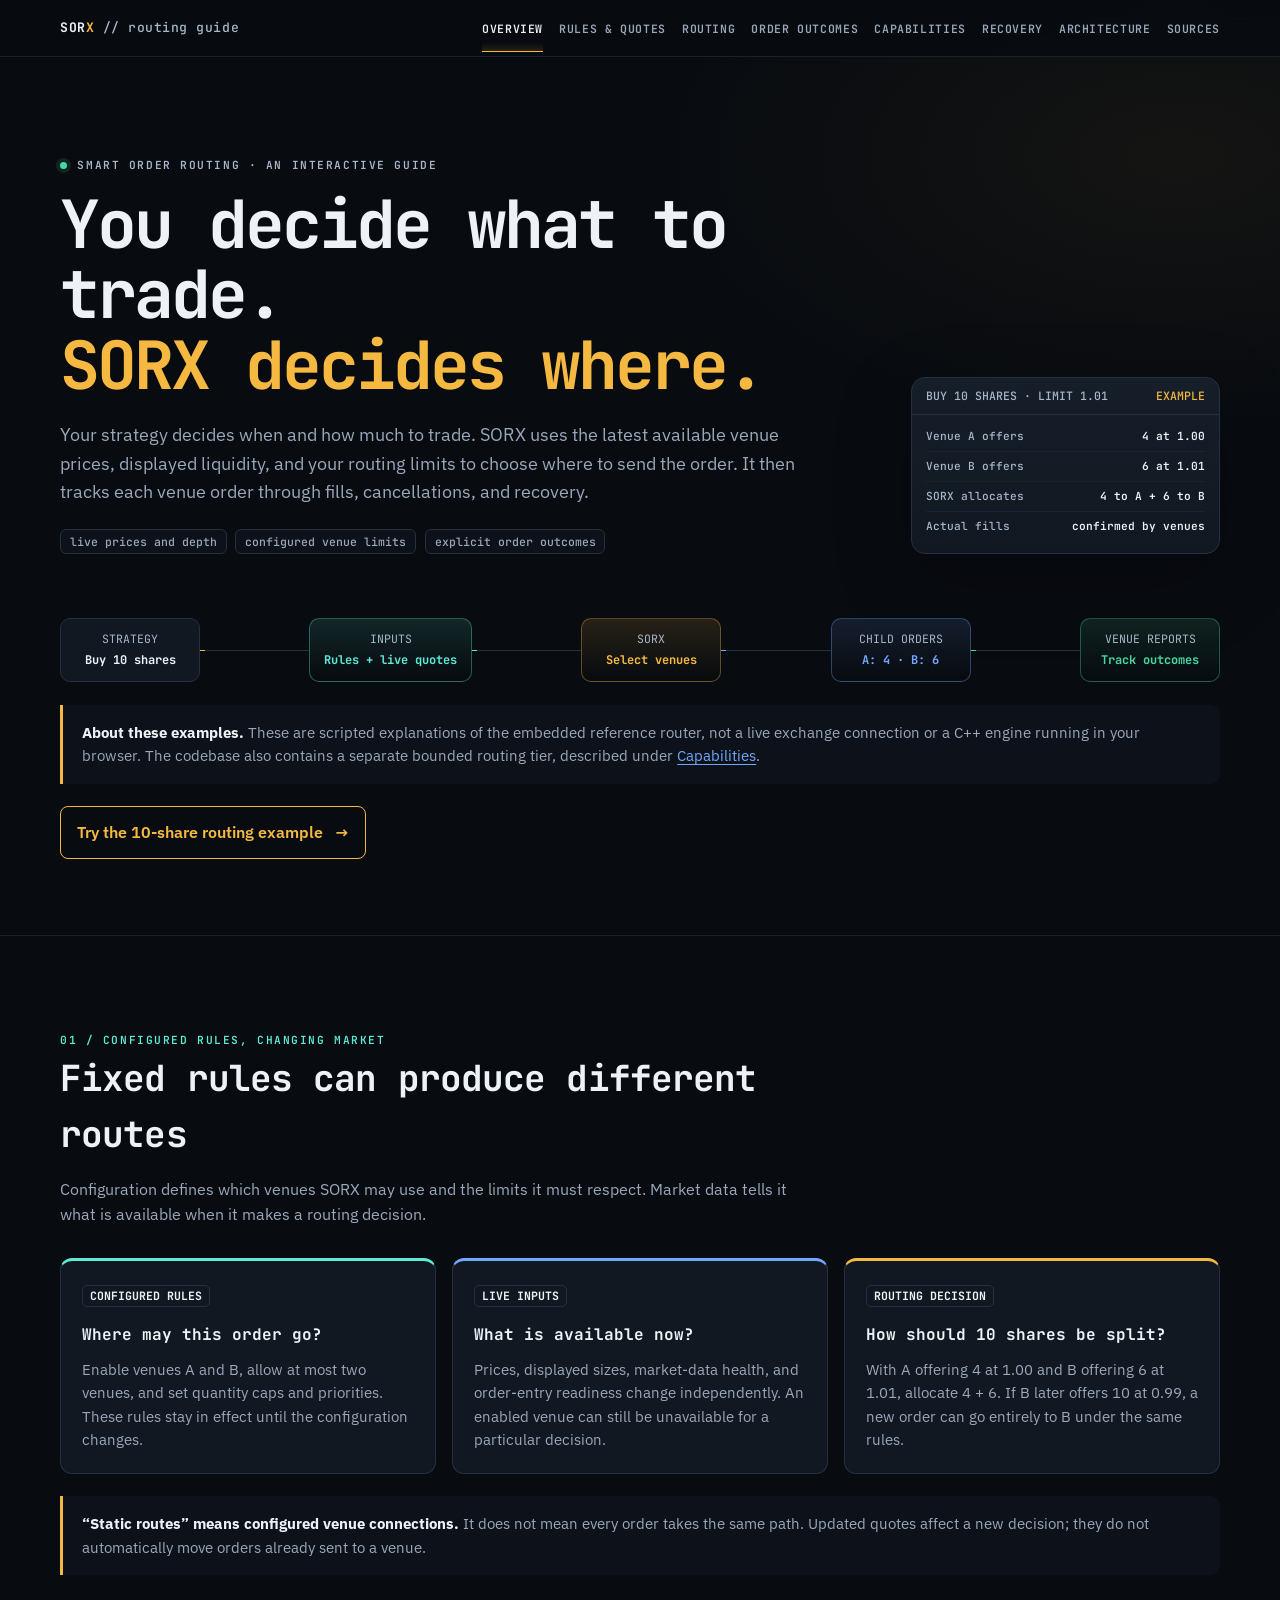
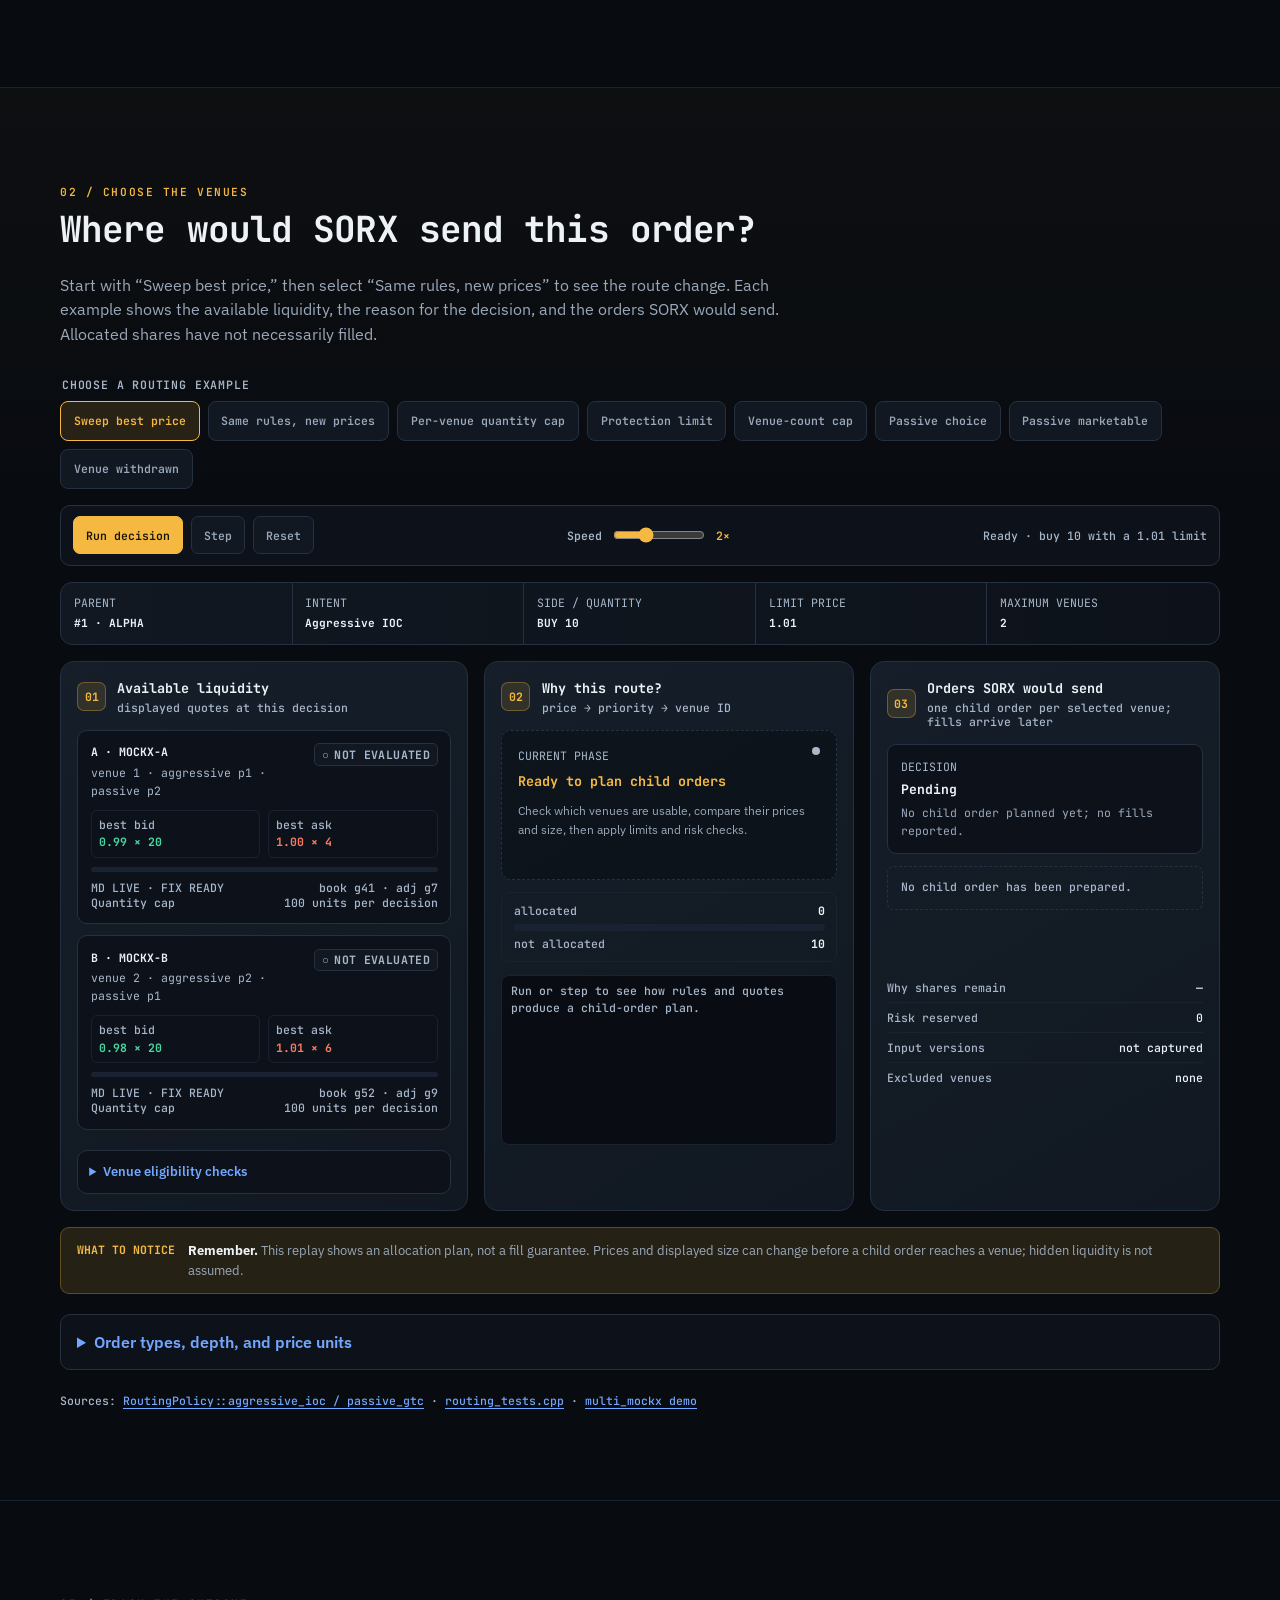
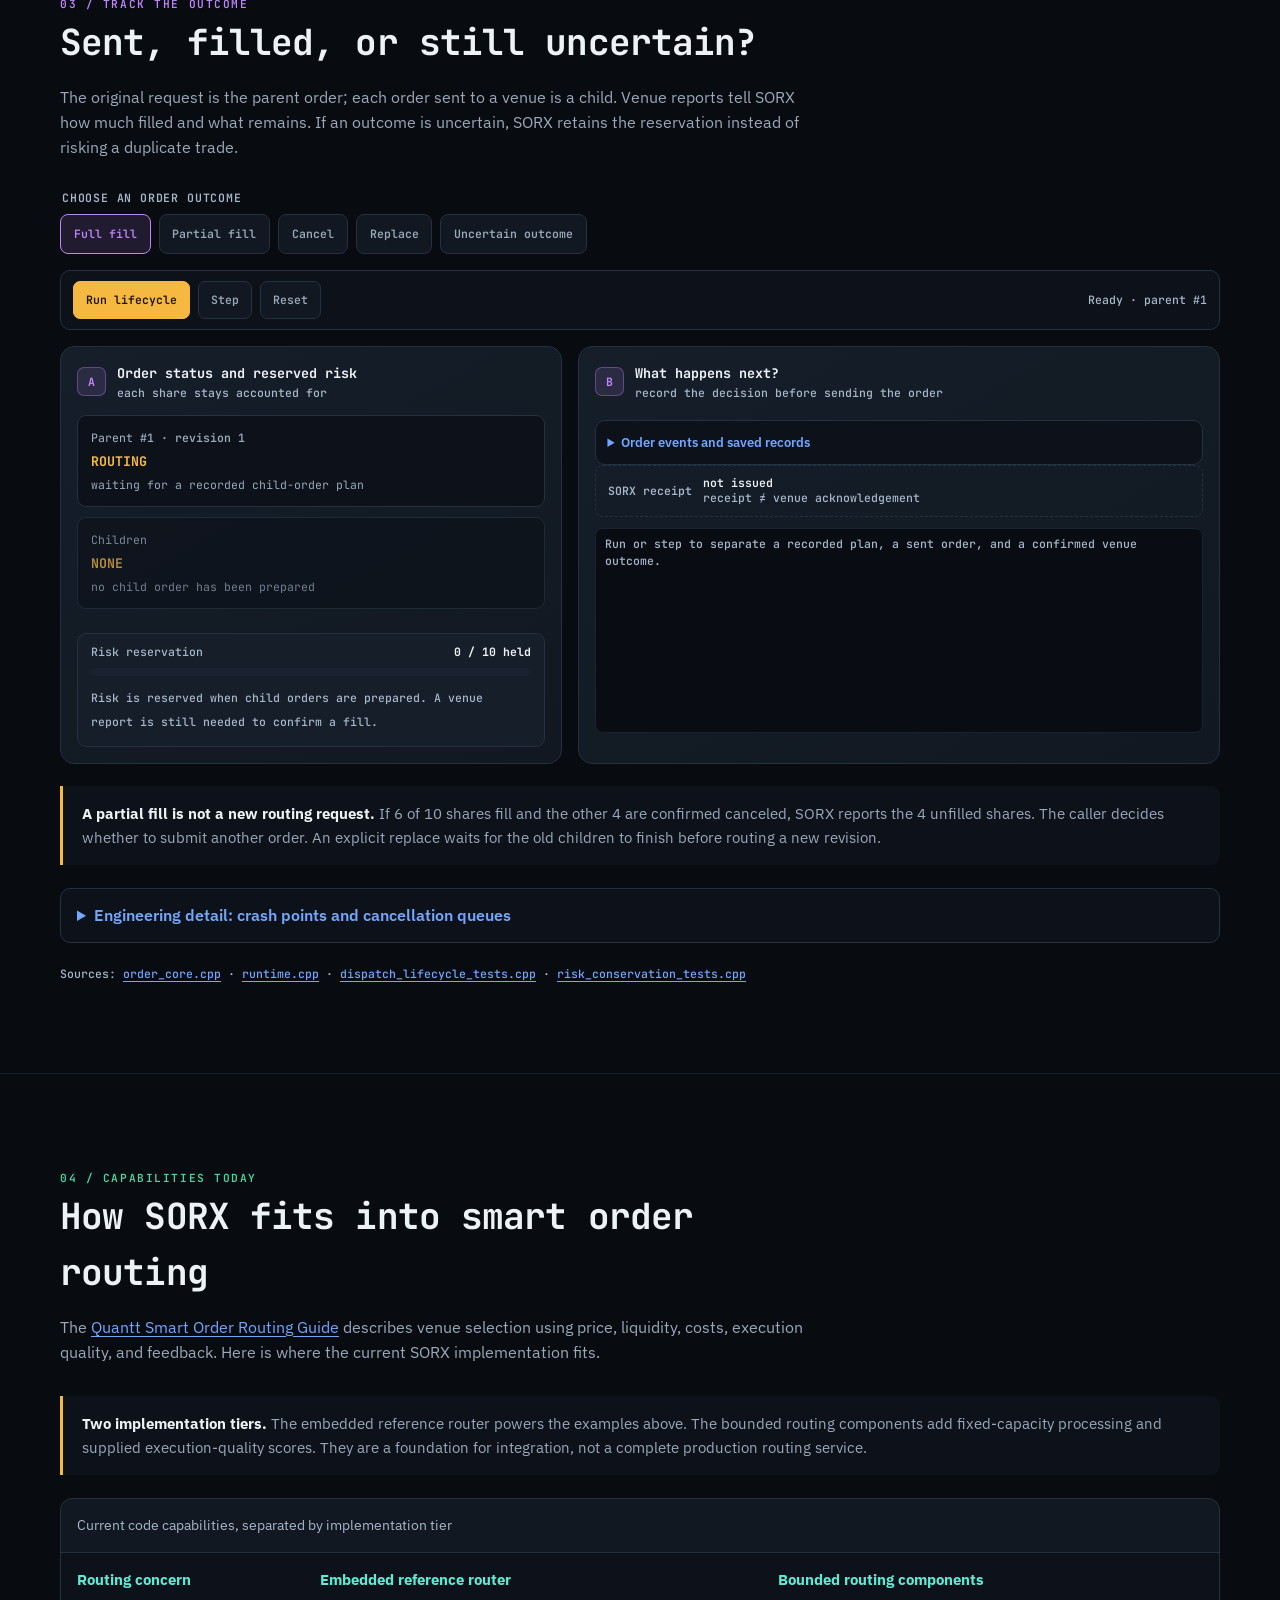
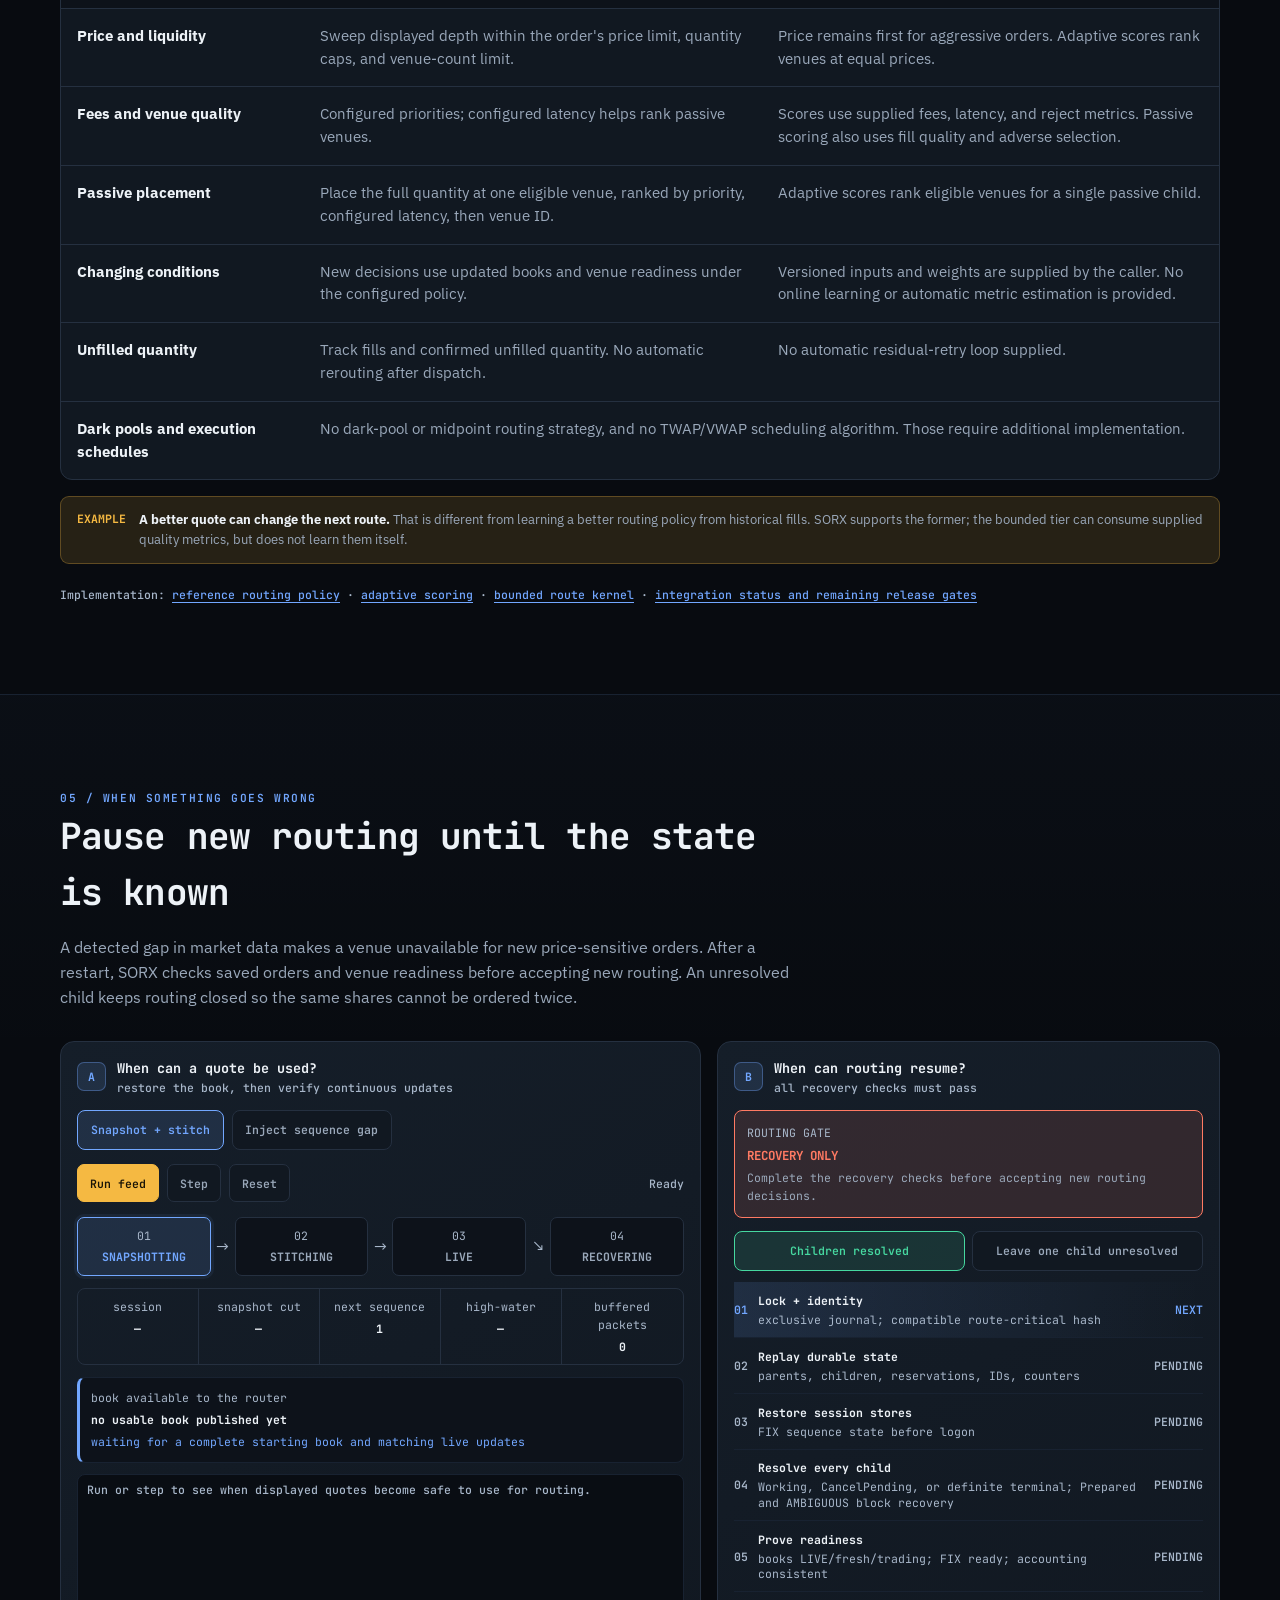
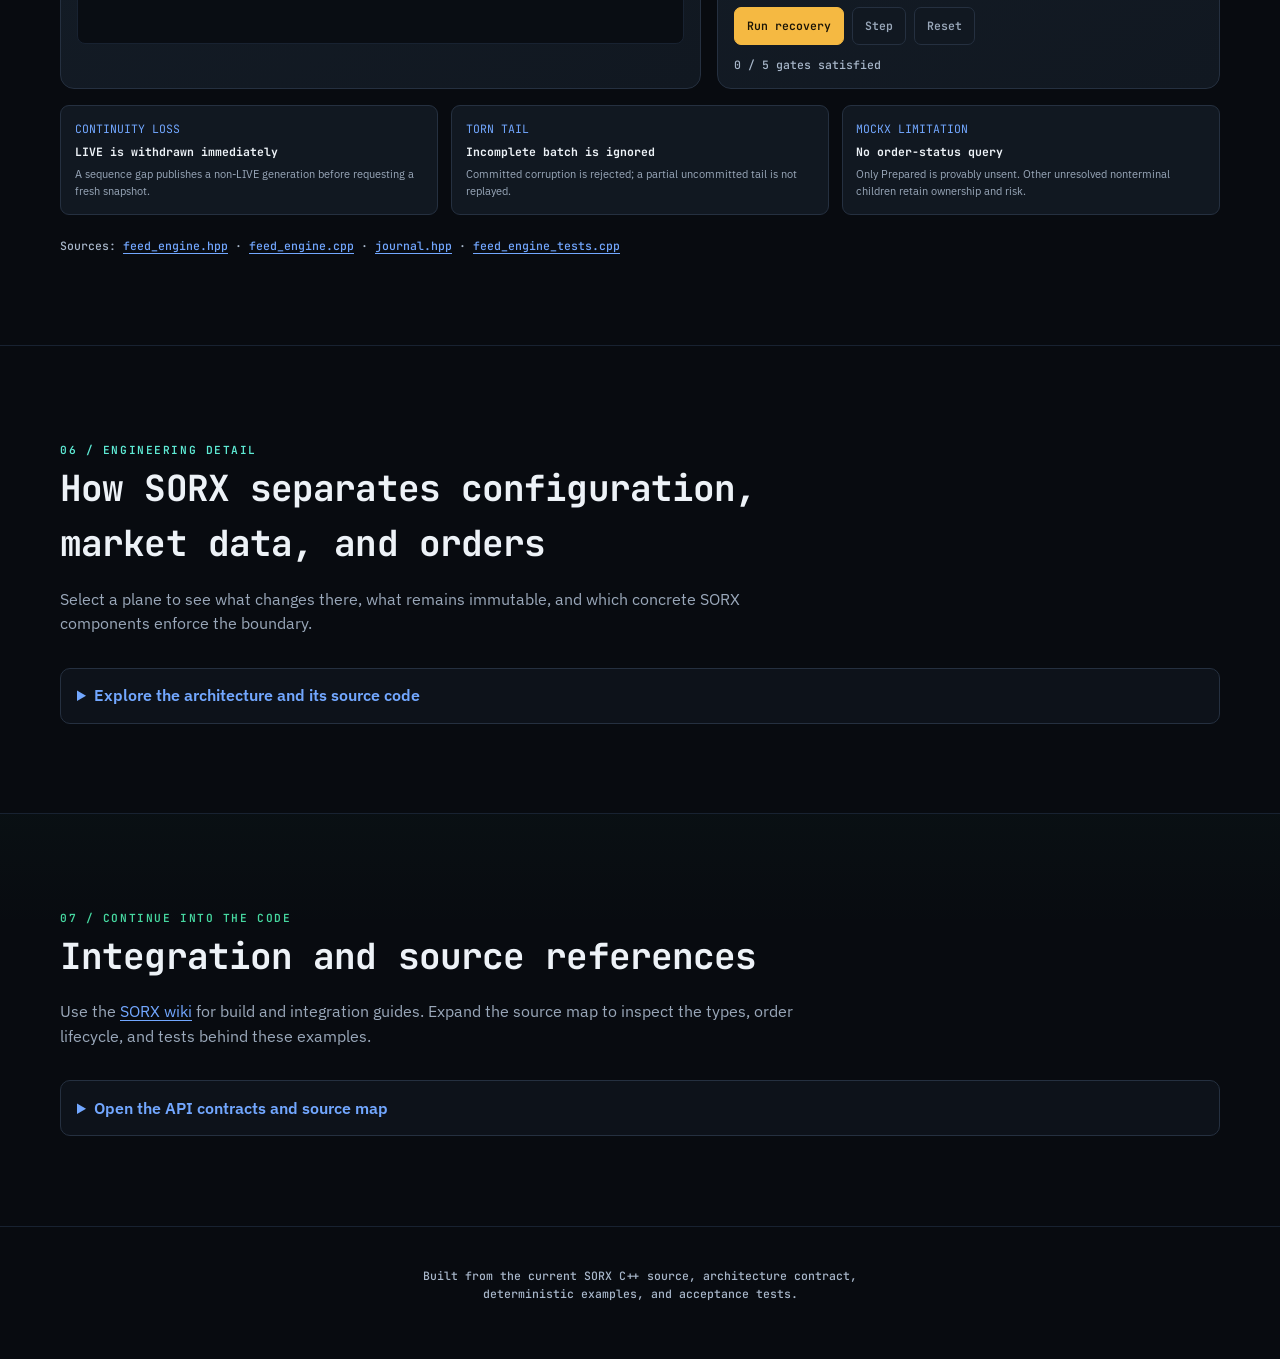
<file: doc/index.html>
<!DOCTYPE html>
<html lang="en">
<head>
  <meta charset="UTF-8">
  <meta name="viewport" content="width=device-width, initial-scale=1.0">
  <meta name="description" content="Understand SORX smart order routing through interactive examples: venue selection, live liquidity, configured limits, partial fills, and recovery.">
  <title>SORX — Smart Order Routing, Explained</title>
  <link rel="preconnect" href="https://fonts.googleapis.com">
  <link rel="preconnect" href="https://fonts.gstatic.com" crossorigin>
  <link href="https://fonts.googleapis.com/css2?family=IBM+Plex+Sans:wght@400;500;600;700&family=JetBrains+Mono:wght@400;500;600;700;800&display=swap" rel="stylesheet">
  <link rel="stylesheet" href="sorx-docs.css">
</head>
<body>
  <a class="skip-link" href="#main">Skip to the guide</a>

  <nav class="topnav" aria-label="Guide navigation">
    <div class="topnav-inner">
      <a class="brand" href="#overview" aria-label="SORX guide home">SOR<em>X</em> <span>// routing guide</span></a>
      <div class="navlinks">
        <a href="#overview" aria-current="location">Overview</a>
        <a href="#rules">Rules &amp; quotes</a>
        <a href="#routing">Routing</a>
        <a href="#ownership">Order outcomes</a>
        <a href="#capabilities">Capabilities</a>
        <a href="#recovery">Recovery</a>
        <a href="#planes">Architecture</a>
        <a href="#sources">Sources</a>
      </div>
    </div>
  </nav>

  <main id="main">
    <header class="hero" id="overview">
      <div class="wrap">
        <p class="eyebrow">Smart order routing · an interactive guide</p>
        <div class="hero-grid">
          <div>
            <h1>You decide what to trade.<br><em>SORX decides where.</em></h1>
            <p class="lede">
              Your strategy decides when and how much to trade. SORX uses the latest available
              venue prices, displayed liquidity, and your routing limits to choose where to send
              the order. It then tracks each venue order through fills, cancellations, and recovery.
            </p>
            <div class="hero-facts" role="list" aria-label="Core SORX properties">
              <span role="listitem">live prices and depth</span>
              <span role="listitem">configured venue limits</span>
              <span role="listitem">explicit order outcomes</span>
            </div>
          </div>

          <aside class="hero-status" aria-label="Example: buying ten shares">
            <div class="status-header">
              <span>buy 10 shares · limit 1.01</span>
              <span class="example-badge">example</span>
            </div>
            <dl>
              <div><dt>Venue A offers</dt><dd>4 at 1.00</dd></div>
              <div><dt>Venue B offers</dt><dd>6 at 1.01</dd></div>
              <div><dt>SORX allocates</dt><dd>4 to A + 6 to B</dd></div>
              <div><dt>Actual fills</dt><dd>confirmed by venues</dd></div>
            </dl>
          </aside>
        </div>

        <div class="system-flow" role="img" aria-label="The strategy submits a buy order. SORX checks rules and quotes, selects venues, sends child orders, and tracks venue reports.">
          <div class="flow-node neutral"><span>Strategy</span><strong>Buy 10 shares</strong></div>
          <div class="flow-link"><span class="flow-packet packet-one"></span></div>
          <div class="flow-node management"><span>Inputs</span><strong>Rules + live quotes</strong></div>
          <div class="flow-link"><span class="flow-packet packet-two"></span></div>
          <div class="flow-node forwarding"><span>SORX</span><strong>Select venues</strong></div>
          <div class="flow-link"><span class="flow-packet packet-three"></span></div>
          <div class="flow-node control"><span>Child orders</span><strong>A: 4 · B: 6</strong></div>
          <div class="flow-link"><span class="flow-packet packet-four"></span></div>
          <div class="flow-node success"><span>Venue reports</span><strong>Track outcomes</strong></div>
        </div>

        <p class="guide-note"><strong>About these examples.</strong> These are scripted explanations of the embedded reference router,
          not a live exchange connection or a C++ engine running in your browser. The codebase also contains a separate
          bounded routing tier, described under <a href="#capabilities">Capabilities</a>.</p>
        <a class="guide-cta" href="#routing">Try the 10-share routing example <span aria-hidden="true">→</span></a>
      </div>
    </header>

    <section class="section" id="rules" aria-labelledby="rules-title">
      <div class="wrap">
        <div class="section-head">
          <span class="section-number">01 / configured rules, changing market</span>
          <h2 id="rules-title">Fixed rules can produce different routes</h2>
          <p>Configuration defines which venues SORX may use and the limits it must respect.
            Market data tells it what is available when it makes a routing decision.</p>
        </div>
        <div class="explanation-grid">
          <article class="explanation-card management-card">
            <span class="tag">Configured rules</span>
            <h3>Where may this order go?</h3>
            <p>Enable venues A and B, allow at most two venues, and set quantity caps and priorities.
              These rules stay in effect until the configuration changes.</p>
          </article>
          <article class="explanation-card control-card">
            <span class="tag">Live inputs</span>
            <h3>What is available now?</h3>
            <p>Prices, displayed sizes, market-data health, and order-entry readiness change independently.
              An enabled venue can still be unavailable for a particular decision.</p>
          </article>
          <article class="explanation-card forwarding-card">
            <span class="tag">Routing decision</span>
            <h3>How should 10 shares be split?</h3>
            <p>With A offering 4 at 1.00 and B offering 6 at 1.01, allocate 4 + 6.
              If B later offers 10 at 0.99, a new order can go entirely to B under the same rules.</p>
          </article>
        </div>
        <p class="guide-note"><strong>“Static routes” means configured venue connections.</strong> It does not mean every order takes the same path.
          Updated quotes affect a new decision; they do not automatically move orders already sent to a venue.</p>
      </div>
    </section>

    <section class="section route-section" id="routing" aria-labelledby="routing-title">
      <div class="wrap">
        <div class="section-head">
          <span class="section-number forwarding-text">02 / choose the venues</span>
          <h2 id="routing-title">Where would SORX send this order?</h2>
          <p>
            Start with “Sweep best price,” then select “Same rules, new prices” to see the route change.
            Each example shows the available liquidity, the reason for the decision, and the orders
            SORX would send. Allocated shares have not necessarily filled.
          </p>
        </div>

        <fieldset class="scenario-picker" id="route-scenarios">
          <legend>Choose a routing example</legend>
          <div class="scenario-buttons">
            <button class="scenario-button active" type="button" aria-pressed="true" data-route-scenario="sweep">Sweep best price</button>
            <button class="scenario-button" type="button" aria-pressed="false" data-route-scenario="new-prices">Same rules, new prices</button>
            <button class="scenario-button" type="button" aria-pressed="false" data-route-scenario="quantity-cap">Per-venue quantity cap</button>
            <button class="scenario-button" type="button" aria-pressed="false" data-route-scenario="limit">Protection limit</button>
            <button class="scenario-button" type="button" aria-pressed="false" data-route-scenario="venue-cap">Venue-count cap</button>
            <button class="scenario-button" type="button" aria-pressed="false" data-route-scenario="passive">Passive choice</button>
            <button class="scenario-button" type="button" aria-pressed="false" data-route-scenario="marketable">Passive marketable</button>
            <button class="scenario-button" type="button" aria-pressed="false" data-route-scenario="withdrawn">Venue withdrawn</button>
          </div>
        </fieldset>

        <div class="demo-toolbar" role="group" aria-label="Routing playback controls">
          <div class="button-group">
            <button class="button primary" id="route-run" type="button">Run decision</button>
            <button class="button" id="route-step" type="button">Step</button>
            <button class="button" id="route-reset" type="button">Reset</button>
          </div>
          <label class="speed-control" for="route-speed">
            Speed
            <input id="route-speed" type="range" min="1" max="4" value="2">
            <output id="route-speed-output" for="route-speed">2×</output>
          </label>
          <p class="demo-status" id="route-status" aria-live="polite" aria-atomic="true">Ready · BUY 10 IOC @ 1.01</p>
        </div>

        <div class="order-ticket" role="group" aria-label="Selected parent order">
          <div><span>Parent</span><strong id="route-parent">#1 · ALPHA</strong></div>
          <div><span>Intent</span><strong id="route-intent">Aggressive IOC</strong></div>
          <div><span>Side / quantity</span><strong id="route-order">BUY 10</strong></div>
          <div><span>Limit price</span><strong id="route-limit">1.01</strong></div>
          <div><span>Maximum venues</span><strong id="route-max-venues">2</strong></div>
        </div>

        <div class="route-lab">
          <section class="lab-panel candidates-panel" aria-labelledby="candidate-heading">
            <div class="panel-heading">
              <span>01</span>
              <div><h3 id="candidate-heading">Available liquidity</h3><p>displayed quotes at this decision</p></div>
            </div>

            <article class="venue-card" id="route-venue-a" data-venue="A">
              <div class="venue-head">
                <div><span class="venue-name">A · MOCKX-A</span><small id="route-a-priority">venue 1 · priority 1</small></div>
                <span class="status-badge pending" id="route-a-gate">not evaluated</span>
              </div>
              <div class="venue-book">
                <span>best bid <b id="route-a-bid">0.99 × 20</b></span>
                <span>best ask <b id="route-a-ask">1.00 × 4</b></span>
              </div>
              <div class="depth-track"><span id="route-a-depth" role="progressbar" aria-label="Venue A displayed ask quantity allocated" aria-valuemin="0" aria-valuemax="4" aria-valuenow="0" aria-valuetext="0 of 4 displayed shares allocated; fills not yet known"></span></div>
              <div class="venue-meta"><span id="route-a-health">MD LIVE · FIX READY</span><span id="route-a-pin">book g41 · adj g7</span></div>
              <div class="venue-meta"><span>Quantity cap</span><span id="route-a-cap">100 shares per decision</span></div>
            </article>

            <article class="venue-card" id="route-venue-b" data-venue="B">
              <div class="venue-head">
                <div><span class="venue-name">B · MOCKX-B</span><small id="route-b-priority">venue 2 · priority 2</small></div>
                <span class="status-badge pending" id="route-b-gate">not evaluated</span>
              </div>
              <div class="venue-book">
                <span>best bid <b id="route-b-bid">0.98 × 20</b></span>
                <span>best ask <b id="route-b-ask">1.01 × 6</b></span>
              </div>
              <div class="depth-track"><span id="route-b-depth" role="progressbar" aria-label="Venue B displayed ask quantity allocated" aria-valuemin="0" aria-valuemax="6" aria-valuenow="0" aria-valuetext="0 of 6 displayed shares allocated; fills not yet known"></span></div>
              <div class="venue-meta"><span id="route-b-health">MD LIVE · FIX READY</span><span id="route-b-pin">book g52 · adj g9</span></div>
              <div class="venue-meta"><span>Quantity cap</span><span id="route-b-cap">100 shares per decision</span></div>
            </article>

            <details class="technical-detail compact-detail"><summary>Venue eligibility checks</summary>
            <div class="gate-chain" role="list" aria-label="Candidate eligibility checks">
              <span role="listitem">admin</span><i aria-hidden="true">→</i><span role="listitem">intent</span><i aria-hidden="true">→</i><span role="listitem">book</span><i aria-hidden="true">→</i><span role="listitem">fresh</span><i aria-hidden="true">→</i><span role="listitem">trading</span><i aria-hidden="true">→</i><span role="listitem">FIX</span><i aria-hidden="true">→</i><span role="listitem">egress</span><i aria-hidden="true">→</i><span role="listitem">exact</span><i aria-hidden="true">→</i><span role="listitem">risk</span>
            </div>
            </details>
          </section>

          <section class="lab-panel decision-panel" aria-labelledby="decision-heading">
            <div class="panel-heading">
              <span>02</span>
              <div><h3 id="decision-heading">Why this route?</h3><p id="route-ranking">price → priority → venue ID</p></div>
            </div>
            <div class="decision-core" id="route-decision-core">
              <span class="decision-pulse" aria-hidden="true"></span>
              <small>current phase</small>
              <strong id="route-phase">Ready to evaluate</strong>
              <p id="route-phase-copy">Check eligible venues, compare prices, then allocate the order within its limits.</p>
            </div>
            <div class="allocation-meter" role="group" aria-label="Parent quantity accounting">
              <div class="meter-label"><span>allocated</span><strong id="route-allocated">0</strong></div>
              <div class="meter-track"><span id="route-meter-fill" role="progressbar" aria-label="Allocated parent quantity" aria-valuemin="0" aria-valuemax="10" aria-valuenow="0" aria-valuetext="0 of 10 units allocated"></span></div>
              <div class="meter-label"><span>not allocated</span><strong id="route-remainder">10</strong></div>
            </div>
            <ol class="event-log" id="route-log" aria-label="Routing decision event log">
              <li class="empty">Run or step to inspect the deterministic decision.</li>
            </ol>
          </section>

          <section class="lab-panel result-panel" aria-labelledby="result-heading">
            <div class="panel-heading">
              <span>03</span>
              <div><h3 id="result-heading">Orders SORX would send</h3><p>one child order per selected venue; fills arrive later</p></div>
            </div>
            <div class="decision-summary pending" id="route-summary">
              <span>Decision</span><strong>Pending</strong><small>no venue order prepared</small>
            </div>
            <div class="children" id="route-children">
              <p class="empty-state">Children appear after the allocation is prepared.</p>
            </div>
            <dl class="result-facts">
              <div><dt>Why shares remain</dt><dd id="route-remainder-reason">—</dd></div>
              <div><dt>Risk reserved</dt><dd id="route-risk">0</dd></div>
              <div><dt>Input versions</dt><dd id="route-pins">not captured</dd></div>
              <div><dt>Excluded venues</dt><dd id="route-exclusions">none</dd></div>
            </dl>
          </section>
        </div>

        <div class="insight-strip" id="route-insight">
          <span>What to notice</span>
          <p><strong>Displayed depth only.</strong> The policy never infers hidden liquidity, and truncated depth remains explicitly unknown.</p>
        </div>

        <details class="technical-detail">
          <summary>Order types, depth, and price units</summary>
          <p><strong>IOC (immediate or cancel):</strong> attempt execution now within the price limit; any unfilled quantity is canceled.
            <strong>Passive GTC (good till canceled):</strong> the order must be non-marketable across eligible venues, then the whole quantity is placed at one venue.</p>
          <p><strong>One child can cover several price levels.</strong> Buying 3 shares at 1.00 and 2 at 1.01 on the same venue creates one child for 5 shares with limit 1.01.
            The limit is the worst allocated price, not a promised fill price.</p>
          <p>Examples display prices with two decimal places. Internally, 1.00 is represented by 100 integer ticks.
            Each venue book has its own version; SORX does not claim a simultaneous cross-venue snapshot.</p>
        </details>

        <p class="source-line section-source">
          Sources: <a href="../src/routing_policy.cpp">RoutingPolicy::aggressive_ioc / passive_gtc</a> ·
          <a href="../tests/routing_tests.cpp">routing_tests.cpp</a> ·
          <a href="../examples/multi_mockx/main.cpp">multi_mockx demo</a>
        </p>
      </div>
    </section>

    <section class="section" id="ownership" aria-labelledby="ownership-title">
      <div class="wrap">
        <div class="section-head">
          <span class="section-number persistence-text">03 / track the outcome</span>
          <h2 id="ownership-title">Sent, filled, or still uncertain?</h2>
          <p>
            The original request is the parent order; each order sent to a venue is a child.
            Venue reports tell SORX how much filled and what remains. If an outcome is uncertain,
            SORX retains the reservation instead of risking a duplicate trade.
          </p>
        </div>

        <fieldset class="scenario-picker" id="lifecycle-scenarios">
          <legend>Choose an order outcome</legend>
          <div class="scenario-buttons">
            <button class="scenario-button active" type="button" aria-pressed="true" data-life-scenario="fill">Full fill</button>
            <button class="scenario-button" type="button" aria-pressed="false" data-life-scenario="partial">Partial fill</button>
            <button class="scenario-button" type="button" aria-pressed="false" data-life-scenario="cancel">Cancel</button>
            <button class="scenario-button" type="button" aria-pressed="false" data-life-scenario="replace">Replace</button>
            <button class="scenario-button" type="button" aria-pressed="false" data-life-scenario="unknown">Uncertain outcome</button>
          </div>
        </fieldset>

        <div class="demo-toolbar" role="group" aria-label="Ownership playback controls">
          <div class="button-group">
            <button class="button primary" id="life-run" type="button">Run lifecycle</button>
            <button class="button" id="life-step" type="button">Step</button>
            <button class="button" id="life-reset" type="button">Reset</button>
          </div>
          <p class="demo-status" id="life-status" aria-live="polite" aria-atomic="true">Ready · parent #1</p>
        </div>

        <div class="ownership-lab">
          <section class="state-column" aria-labelledby="state-heading">
            <div class="panel-heading">
              <span>A</span>
              <div><h3 id="state-heading">Order status and reserved risk</h3><p>each share stays accounted for</p></div>
            </div>
            <div class="state-card parent-state">
              <span>Parent <b id="life-parent-id">#1 · revision 1</b></span>
              <strong id="life-parent-state">ROUTING</strong>
              <small id="life-parent-copy">waiting for a durable route decision</small>
            </div>
            <div class="child-stack" id="life-children">
              <div class="state-card child-state muted"><span>Children</span><strong>NONE</strong><small>no quantity has been prepared</small></div>
            </div>
            <div class="risk-meter" role="group" aria-label="Risk reservation">
              <div><span>Risk reservation</span><strong id="life-risk-label">0 / 10 held</strong></div>
              <div class="risk-track"><span id="life-risk-fill" role="progressbar" aria-label="Reserved risk quantity" aria-valuemin="0" aria-valuemax="10" aria-valuenow="0" aria-valuetext="0 of 10 units held"></span></div>
              <small id="life-risk-copy">Preparing a child reserves capacity for its full quantity.</small>
            </div>
          </section>

          <section class="boundary-column" aria-labelledby="boundary-heading">
            <div class="panel-heading">
              <span>B</span>
              <div><h3 id="boundary-heading">What happens next?</h3><p>record the decision before sending the order</p></div>
            </div>
            <details class="technical-detail compact-detail">
              <summary>Order events and saved records</summary>
            <div class="boundary-flow">
              <div><span>Order event</span><strong id="life-event">ParentSubmit</strong></div>
              <i aria-hidden="true">→</i>
              <div class="persistence-box"><span>Saved record</span><strong id="life-record">not committed</strong></div>
              <i aria-hidden="true">→</i>
              <div><span>Venue action</span><strong id="life-effect">blocked</strong></div>
            </div>
            </details>
            <div class="receipt-card" id="life-receipt">
              <span>SORX receipt</span>
              <strong>not issued</strong>
              <small>receipt ≠ venue acknowledgement</small>
            </div>
            <ol class="event-log ownership-log" id="life-log" aria-label="Ownership event log">
              <li class="empty">Run or step to follow the journal and wire boundary.</li>
            </ol>
          </section>
        </div>

        <p class="guide-note"><strong>A partial fill is not a new routing request.</strong> If 6 of 10 shares fill and the other 4 are confirmed canceled,
          SORX reports the 4 unfilled shares. The caller decides whether to submit another order.
          An explicit replace waits for the old children to finish before routing a new revision.</p>

        <details class="technical-detail">
          <summary>Engineering detail: crash points and cancellation queues</summary>
        <div class="crash-lab">
          <div class="crash-copy">
            <span class="tag persistence-tag">Crash-point explorer</span>
            <h3>Where did the process stop?</h3>
            <p>Select a boundary. The answer changes retry rights, but never creates two owners for the same quantity.</p>
          </div>
          <div class="crash-points" role="group" aria-label="Crash-point selector">
            <button class="crash-point active" type="button" aria-pressed="true" data-crash-point="before"><span>01</span>Before commit</button>
            <button class="crash-point" type="button" aria-pressed="false" data-crash-point="prepared"><span>02</span>Committed, pre-wire</button>
            <button class="crash-point" type="button" aria-pressed="false" data-crash-point="wire"><span>03</span>After wire, pre-ack</button>
            <button class="crash-point" type="button" aria-pressed="false" data-crash-point="terminal"><span>04</span>Definite terminal</button>
          </div>
          <div class="crash-detail" id="crash-detail" aria-live="polite">
            <span class="status-badge pending">NO RECEIPT</span>
            <h4>Before recording: no order has been released</h4>
            <p>At this selected point the command has not been recorded and no order has been released. The caller can retry; a missing receipt alone does not prove that an order was never sent.</p>
          </div>
        </div>

        <div class="priority-lanes">
          <div class="lane-label"><span>Cancellation rule</span><strong>Recorded child mapping; no fresh FIB lookup</strong></div>
          <div class="queue-lane cancel-lane"><span>reserved cancel / risk-off</span><i>drains first</i><b>FIX Cancel</b></div>
          <div class="queue-lane normal-lane"><span>new / replacement</span><i>bounded</i><b>FIX New</b></div>
          <p>Feed failure removes a venue from new price-sensitive routing. It never blocks an attempt to cancel a known child.</p>
        </div>

        </details>

        <p class="source-line section-source">
          Sources: <a href="../src/order_core.cpp">order_core.cpp</a> ·
          <a href="../src/runtime.cpp">runtime.cpp</a> ·
          <a href="../tests/dispatch_lifecycle_tests.cpp">dispatch_lifecycle_tests.cpp</a> ·
          <a href="../tests/risk_conservation_tests.cpp">risk_conservation_tests.cpp</a>
        </p>
      </div>
    </section>

    <section class="section" id="capabilities" aria-labelledby="capabilities-title">
      <div class="wrap">
        <div class="section-head">
          <span class="section-number success-text">04 / capabilities today</span>
          <h2 id="capabilities-title">How SORX fits into smart order routing</h2>
          <p>The <a href="https://www.quantt.co.uk/resources/smart-order-routing-guide">Quantt Smart Order Routing Guide</a>
            describes venue selection using price, liquidity, costs, execution quality, and feedback.
            Here is where the current SORX implementation fits.</p>
        </div>
        <p class="guide-note"><strong>Two implementation tiers.</strong> The embedded reference router powers the examples above.
          The bounded routing components add fixed-capacity processing and supplied execution-quality scores.
          They are a foundation for integration, not a complete production routing service.</p>
        <div class="table-scroll" tabindex="0" role="region" aria-label="SORX capability comparison; scroll horizontally on small screens">
          <table class="capability-table">
            <caption>Current code capabilities, separated by implementation tier</caption>
            <thead><tr><th scope="col">Routing concern</th><th scope="col">Embedded reference router</th><th scope="col">Bounded routing components</th></tr></thead>
            <tbody>
              <tr><th scope="row">Price and liquidity</th><td>Sweep displayed depth within the order's price limit, quantity caps, and venue-count limit.</td><td>Price remains first for aggressive orders. Adaptive scores rank venues at equal prices.</td></tr>
              <tr><th scope="row">Fees and venue quality</th><td>Configured priorities; configured latency helps rank passive venues.</td><td>Scores use supplied fees, latency, and reject metrics. Passive scoring also uses fill quality and adverse selection.</td></tr>
              <tr><th scope="row">Passive placement</th><td>Place the full quantity at one eligible venue, ranked by priority, configured latency, then venue ID.</td><td>Adaptive scores rank eligible venues for a single passive child.</td></tr>
              <tr><th scope="row">Changing conditions</th><td>New decisions use updated books and venue readiness under the configured policy.</td><td>Versioned inputs and weights are supplied by the caller. No online learning or automatic metric estimation is provided.</td></tr>
              <tr><th scope="row">Unfilled quantity</th><td>Track fills and confirmed unfilled quantity. No automatic rerouting after dispatch.</td><td>No automatic residual-retry loop supplied.</td></tr>
              <tr><th scope="row">Dark pools and execution schedules</th><td colspan="2">No dark-pool or midpoint routing strategy, and no TWAP/VWAP scheduling algorithm. Those require additional implementation.</td></tr>
            </tbody>
          </table>
        </div>
        <div class="insight-strip">
          <span>Example</span>
          <p><strong>A better quote can change the next route.</strong> That is different from learning a better routing policy from historical fills.
            SORX supports the former; the bounded tier can consume supplied quality metrics, but does not learn them itself.</p>
        </div>
        <p class="source-line section-source">Implementation:
          <a href="../src/routing_policy.cpp">reference routing policy</a> ·
          <a href="../src/policy/adaptive_policy.cpp">adaptive scoring</a> ·
          <a href="../src/dataplane/route_kernel.cpp">bounded route kernel</a> ·
          <a href="../docs/APPLIANCE_IMPLEMENTATION.md">integration status and remaining release gates</a></p>
      </div>
    </section>

    <section class="section recovery-section" id="recovery" aria-labelledby="recovery-title">
      <div class="wrap">
        <div class="section-head">
          <span class="section-number control-text">05 / when something goes wrong</span>
          <h2 id="recovery-title">Pause new routing until the state is known</h2>
          <p>
            A detected gap in market data makes a venue unavailable for new price-sensitive orders.
            After a restart, SORX checks saved orders and venue readiness before accepting new routing.
            An unresolved child keeps routing closed so the same shares cannot be ordered twice.
          </p>
        </div>

        <div class="recovery-grid">
          <section class="feed-lab" aria-labelledby="feed-heading">
            <div class="panel-heading">
              <span>A</span>
              <div><h3 id="feed-heading">When can a quote be used?</h3><p>restore the book, then verify continuous updates</p></div>
            </div>
            <div class="scenario-buttons compact" id="feed-scenarios">
              <button class="scenario-button active" type="button" aria-pressed="true" data-feed-scenario="stitch">Snapshot + stitch</button>
              <button class="scenario-button" type="button" aria-pressed="false" data-feed-scenario="gap">Inject sequence gap</button>
            </div>
            <div class="feed-controls" role="group" aria-label="Feed playback controls">
              <button class="button primary" id="feed-run" type="button">Run feed</button>
              <button class="button" id="feed-step" type="button">Step</button>
              <button class="button" id="feed-reset" type="button">Reset</button>
              <span id="feed-status" aria-live="polite" aria-atomic="true">Ready</span>
            </div>
            <div class="feed-states" role="list" aria-label="Feed engine states">
              <div class="feed-state active" role="listitem" aria-current="step" data-feed-state="SNAPSHOTTING"><span>01</span><strong>SNAPSHOTTING</strong></div>
              <i aria-hidden="true">→</i>
              <div class="feed-state" role="listitem" data-feed-state="STITCHING"><span>02</span><strong>STITCHING</strong></div>
              <i aria-hidden="true">→</i>
              <div class="feed-state" role="listitem" data-feed-state="LIVE"><span>03</span><strong>LIVE</strong></div>
              <i aria-hidden="true">↘</i>
              <div class="feed-state" role="listitem" data-feed-state="RECOVERING"><span>04</span><strong>RECOVERING</strong></div>
            </div>
            <div class="sequence-panel">
              <div><span>session</span><strong id="feed-session">—</strong></div>
              <div><span>snapshot cut</span><strong id="feed-cut">—</strong></div>
              <div><span>next sequence</span><strong id="feed-next">1</strong></div>
              <div><span>high-water</span><strong id="feed-high-water">—</strong></div>
              <div><span>buffered packets</span><strong id="feed-buffered">0</strong></div>
            </div>
            <div class="feed-book">
              <span>book available to the router</span>
              <strong id="feed-book">no publication yet</strong>
              <small id="feed-action">waiting for a proven snapshot cut</small>
            </div>
            <ol class="event-log" id="feed-log" aria-label="Feed recovery event log">
              <li class="empty">Run or step to follow snapshot and live continuity.</li>
            </ol>
          </section>

          <section class="startup-lab" aria-labelledby="startup-heading">
            <div class="panel-heading">
              <span>B</span>
              <div><h3 id="startup-heading">When can routing resume?</h3><p>all recovery checks must pass</p></div>
            </div>
            <div class="routing-gate closed" id="routing-gate">
              <span>routing gate</span><strong>RECOVERY ONLY</strong><small>no new parent may route</small>
            </div>
            <div class="recovery-outcomes" role="group" aria-label="Child reconciliation outcome">
              <button class="scenario-button active" type="button" aria-pressed="true" data-recovery-outcome="resolved">Children resolved</button>
              <button class="scenario-button" type="button" aria-pressed="false" data-recovery-outcome="ambiguous">Leave one child unresolved</button>
            </div>
            <ol class="gate-list" id="recovery-gates">
              <li data-gate="0"><span>01</span><div><strong>Lock + identity</strong><small>exclusive journal; compatible route-critical hash</small></div><b>pending</b></li>
              <li data-gate="1"><span>02</span><div><strong>Replay durable state</strong><small>parents, children, reservations, IDs, counters</small></div><b>pending</b></li>
              <li data-gate="2"><span>03</span><div><strong>Restore session stores</strong><small>FIX sequence state before logon</small></div><b>pending</b></li>
              <li data-gate="3"><span>04</span><div><strong>Resolve every child</strong><small>Working, CancelPending, or definite terminal; Prepared and AMBIGUOUS block recovery</small></div><b>pending</b></li>
              <li data-gate="4"><span>05</span><div><strong>Prove readiness</strong><small>books LIVE/fresh/trading; FIX ready; accounting consistent</small></div><b>pending</b></li>
            </ol>
            <div class="recovery-controls" role="group" aria-label="Recovery gate playback controls">
              <button class="button primary" id="recovery-run" type="button">Run recovery</button>
              <button class="button" id="recovery-step" type="button">Step</button>
              <button class="button" id="recovery-reset" type="button">Reset</button>
            </div>
            <p class="demo-status" id="recovery-status" aria-live="polite" aria-atomic="true">0 / 5 gates satisfied</p>
          </section>
        </div>

        <div class="recovery-rules">
          <article><span>Continuity loss</span><strong>LIVE is withdrawn immediately</strong><p>A sequence gap publishes a non-LIVE generation before requesting a fresh snapshot.</p></article>
          <article><span>Torn tail</span><strong>Incomplete batch is ignored</strong><p>Committed corruption is rejected; a partial uncommitted tail is not replayed.</p></article>
          <article><span>MockX limitation</span><strong>No order-status query</strong><p>Only Prepared is provably unsent. Other unresolved nonterminal children retain ownership and risk.</p></article>
        </div>

        <p class="source-line section-source">
          Sources: <a href="../include/sorx/md/feed_engine.hpp">feed_engine.hpp</a> ·
          <a href="../src/feed_engine.cpp">feed_engine.cpp</a> ·
          <a href="../include/sorx/persistence/journal.hpp">journal.hpp</a> ·
          <a href="../tests/feed_engine_tests.cpp">feed_engine_tests.cpp</a>
        </p>
      </div>
    </section>

    <section class="section" id="planes" aria-labelledby="planes-title">
      <div class="wrap">
        <div class="section-head">
          <span class="section-number">06 / engineering detail</span>
          <h2 id="planes-title">How SORX separates configuration, market data, and orders</h2>
          <p>
            Select a plane to see what changes there, what remains immutable, and which concrete
            SORX components enforce the boundary.
          </p>
        </div>

        <details class="technical-detail">
          <summary>Explore the architecture and its source code</summary>
        <div class="plane-layout">
          <div class="plane-tabs" role="tablist" aria-label="SORX architecture planes">
            <button class="plane-tab management active" id="plane-tab-management" type="button" role="tab" aria-selected="true" aria-controls="plane-detail" data-plane="management">
              <span>Management</span>
              <strong>Compile intent</strong>
              <small>config · RIB · FIB · risk</small>
            </button>
            <button class="plane-tab control" id="plane-tab-control" type="button" role="tab" aria-selected="false" aria-controls="plane-detail" data-plane="control" tabindex="-1">
              <span>Control</span>
              <strong>Publish readiness</strong>
              <small>books · sessions · adjacency</small>
            </button>
            <button class="plane-tab forwarding" id="plane-tab-forwarding" type="button" role="tab" aria-selected="false" aria-controls="plane-detail" data-plane="forwarding" tabindex="-1">
              <span>Forwarding</span>
              <strong>Own every transition</strong>
              <small>core · runtime · effects</small>
            </button>
          </div>

          <article class="plane-detail management" id="plane-detail" role="tabpanel" aria-labelledby="plane-tab-management">
            <div class="detail-kicker" id="plane-kicker">Management plane</div>
            <h3 id="plane-heading">Compile route intent into an immutable generation</h3>
            <p id="plane-description">
              Strict configuration becomes an authoritative RouteRib, then FibCompiler publishes a
              generation-stamped CandidateTable. Quotes and transient disconnects never rebuild it.
            </p>
            <div class="component-path" id="plane-path" role="group" aria-label="Selected plane component path">
              <span>INI</span><i aria-hidden="true">→</i><span>ValidatedConfiguration</span><i aria-hidden="true">→</i><span>RouteRib</span><i aria-hidden="true">→</i><span>CandidateTable</span>
            </div>
            <div class="detail-grid">
              <div>
                <h4>Owns</h4>
                <ul id="plane-owns">
                  <li>route-critical identity and exact conversions</li>
                  <li>route administration and configured guardrails</li>
                  <li>hard risk generations and configured caps</li>
                </ul>
              </div>
              <div>
                <h4>Does not own</h4>
                <ul id="plane-not-owns">
                  <li>live quotes or feed freshness</li>
                  <li>FIX connectivity or egress pressure</li>
                  <li>parent and child lifecycle state</li>
                </ul>
              </div>
            </div>
            <p class="source-line" id="plane-source">
              Source: <a href="../include/sorx/config.hpp">config.hpp</a> ·
              <a href="../include/sorx/route_rib.hpp">route_rib.hpp</a>
            </p>
          </article>
        </div>

        <div class="ownership-rail" role="list" aria-label="Cross-cutting SORX boundaries">
          <div role="listitem"><span class="rail-dot forwarding"></span><strong>SorCore</strong><small>sole mutable order owner</small></div>
          <div role="listitem"><span class="rail-dot persistence"></span><strong>Journal</strong><small>durable batch before effects</small></div>
          <div role="listitem"><span class="rail-dot control"></span><strong>Adapters</strong><small>protocol-neutral events and intents</small></div>
        </div>
        </details>
      </div>
    </section>

    <section class="section sources-section" id="sources" aria-labelledby="sources-title">
      <div class="wrap">
        <div class="section-head">
          <span class="section-number success-text">07 / continue into the code</span>
          <h2 id="sources-title">Integration and source references</h2>
          <p>
            Use the <a href="https://github.com/lehajamb/sorx/wiki">SORX wiki</a> for build and integration guides.
            Expand the source map to inspect the types, order lifecycle, and tests behind these examples.
          </p>
        </div>

        <details class="technical-detail">
          <summary>Open the API contracts and source map</summary>
        <div class="contract-grid">
          <article class="api-card">
            <span>Northbound contract</span>
            <h3><a href="../include/sorx/runtime.hpp">SorRuntime</a></h3>
            <dl>
              <div><dt>submit(order)</dt><dd>durably accept a new parent command</dd></div>
              <div><dt>cancel(parent)</dt><dd>target recorded active children</dd></div>
              <div><dt>replace(replacement)</dt><dd>cancel, account, then route a new revision</dd></div>
              <div><dt>trace(order)</dt><dd>inspect risk and route policy without mutation</dd></div>
              <div><dt>inspect()</dt><dd>snapshot coordinator-owned state</dd></div>
            </dl>
          </article>
          <article class="contract-card">
            <span>Successful CommandReceipt</span>
            <strong>validated + sequenced + journal committed</strong>
            <p>It does not mean a venue has acknowledged, accepted, or filled the child.</p>
          </article>
          <article class="contract-card">
            <span>Exact units</span>
            <strong>Price, Quantity, RationalConversion</strong>
            <p>No floating-point routing arithmetic. Inexact route-critical conversion fails closed.</p>
          </article>
        </div>

        <div class="source-map">
          <a class="source-card management-card" href="../include/sorx/config.hpp"><span>Management</span><strong>config.hpp</strong><small>strict schema, route-critical hash, risk and identities</small></a>
          <a class="source-card management-card" href="../include/sorx/route_rib.hpp"><span>Management</span><strong>route_rib.hpp</strong><small>RouteRib, CandidateTable, FibCompiler</small></a>
          <a class="source-card forwarding-card" href="../include/sorx/order_core.hpp"><span>Forwarding</span><strong>order_core.hpp</strong><small>events, states, effects, reports, snapshots</small></a>
          <a class="source-card forwarding-card" href="../src/routing_policy.cpp"><span>Policy</span><strong>routing_policy.cpp</strong><small>IOC sweep, passive ranking, exclusions, remainder</small></a>
          <a class="source-card persistence-card" href="../src/runtime.cpp"><span>Coordinator</span><strong>runtime.cpp</strong><small>queues, durable batches, reports, egress release</small></a>
          <a class="source-card persistence-card" href="../src/persistence/journal.cpp"><span>Persistence</span><strong>journal.cpp</strong><small>canonical batches, checksum, lock, replay, checkpoint</small></a>
          <a class="source-card control-card" href="../include/sorx/md/feed_engine.hpp"><span>Market data</span><strong>feed_engine.hpp</strong><small>snapshot, stitch, continuity, owned BookView publication</small></a>
          <a class="source-card control-card" href="../include/sorx/adapters/order_entry.hpp"><span>Boundary</span><strong>order_entry.hpp</strong><small>neutral intents, reports, dispatch ownership states</small></a>
          <a class="source-card success-card" href="../configs/multi_mockx/sorx.ini"><span>Concrete fixture</span><strong>multi_mockx/sorx.ini</strong><small>strict two-venue configuration used by acceptance</small></a>
          <a class="source-card success-card" href="../examples/multi_mockx/main.cpp"><span>End-to-end</span><strong>multi_mockx/main.cpp</strong><small>4 + 6 sweep, FIX rendering, fills, conservation</small></a>
          <a class="source-card neutral-card" href="../docs/SORX_TARGET_ARCHITECTURE.md"><span>Design contract</span><strong>SORX_TARGET_ARCHITECTURE.md</strong><small>authoritative target architecture and acceptance plan</small></a>
          <a class="source-card neutral-card" href="../tests/crash_matrix_tests.cpp"><span>Acceptance</span><strong>crash_matrix_tests.cpp</strong><small>journal/wire crash points and deterministic recovery</small></a>
        </div>

        <div class="non-goals">
          <div><span>Not claimed</span><strong>atomic cross-venue market snapshot</strong></div>
          <div><span>Not performed</span><strong>post-dispatch liquidity chasing</strong></div>
          <div><span>Not supported</span><strong>multi-hop routing or discovery protocols</strong></div>
          <div><span>Reference scope</span><strong>embedded library, not a hosted trading service</strong></div>
        </div>
        </details>
      </div>
    </section>
  </main>

  <footer>
    <div class="wrap">
      <p>Built from the current SORX C++ source, architecture contract, deterministic examples, and acceptance tests.</p>
    </div>
  </footer>

  <script src="sorx-docs.js"></script>
</body>
</html>
</file>
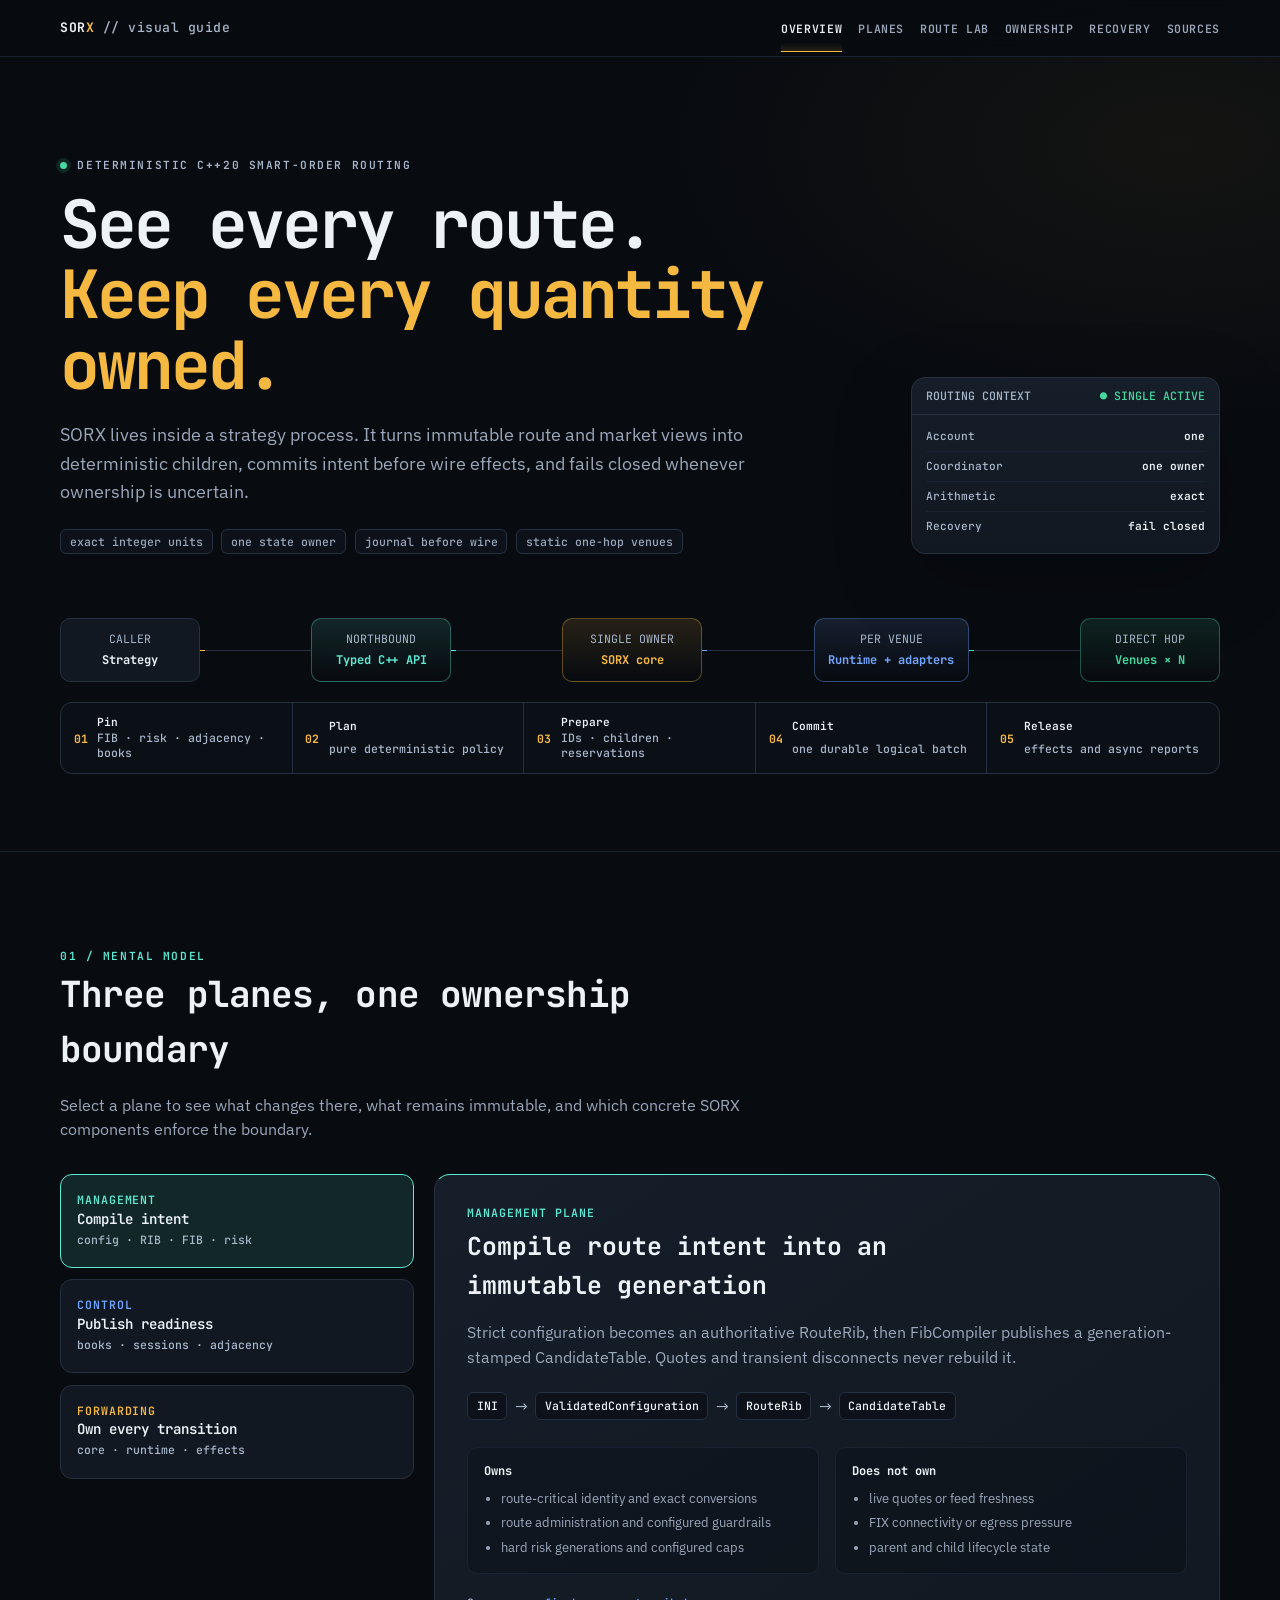
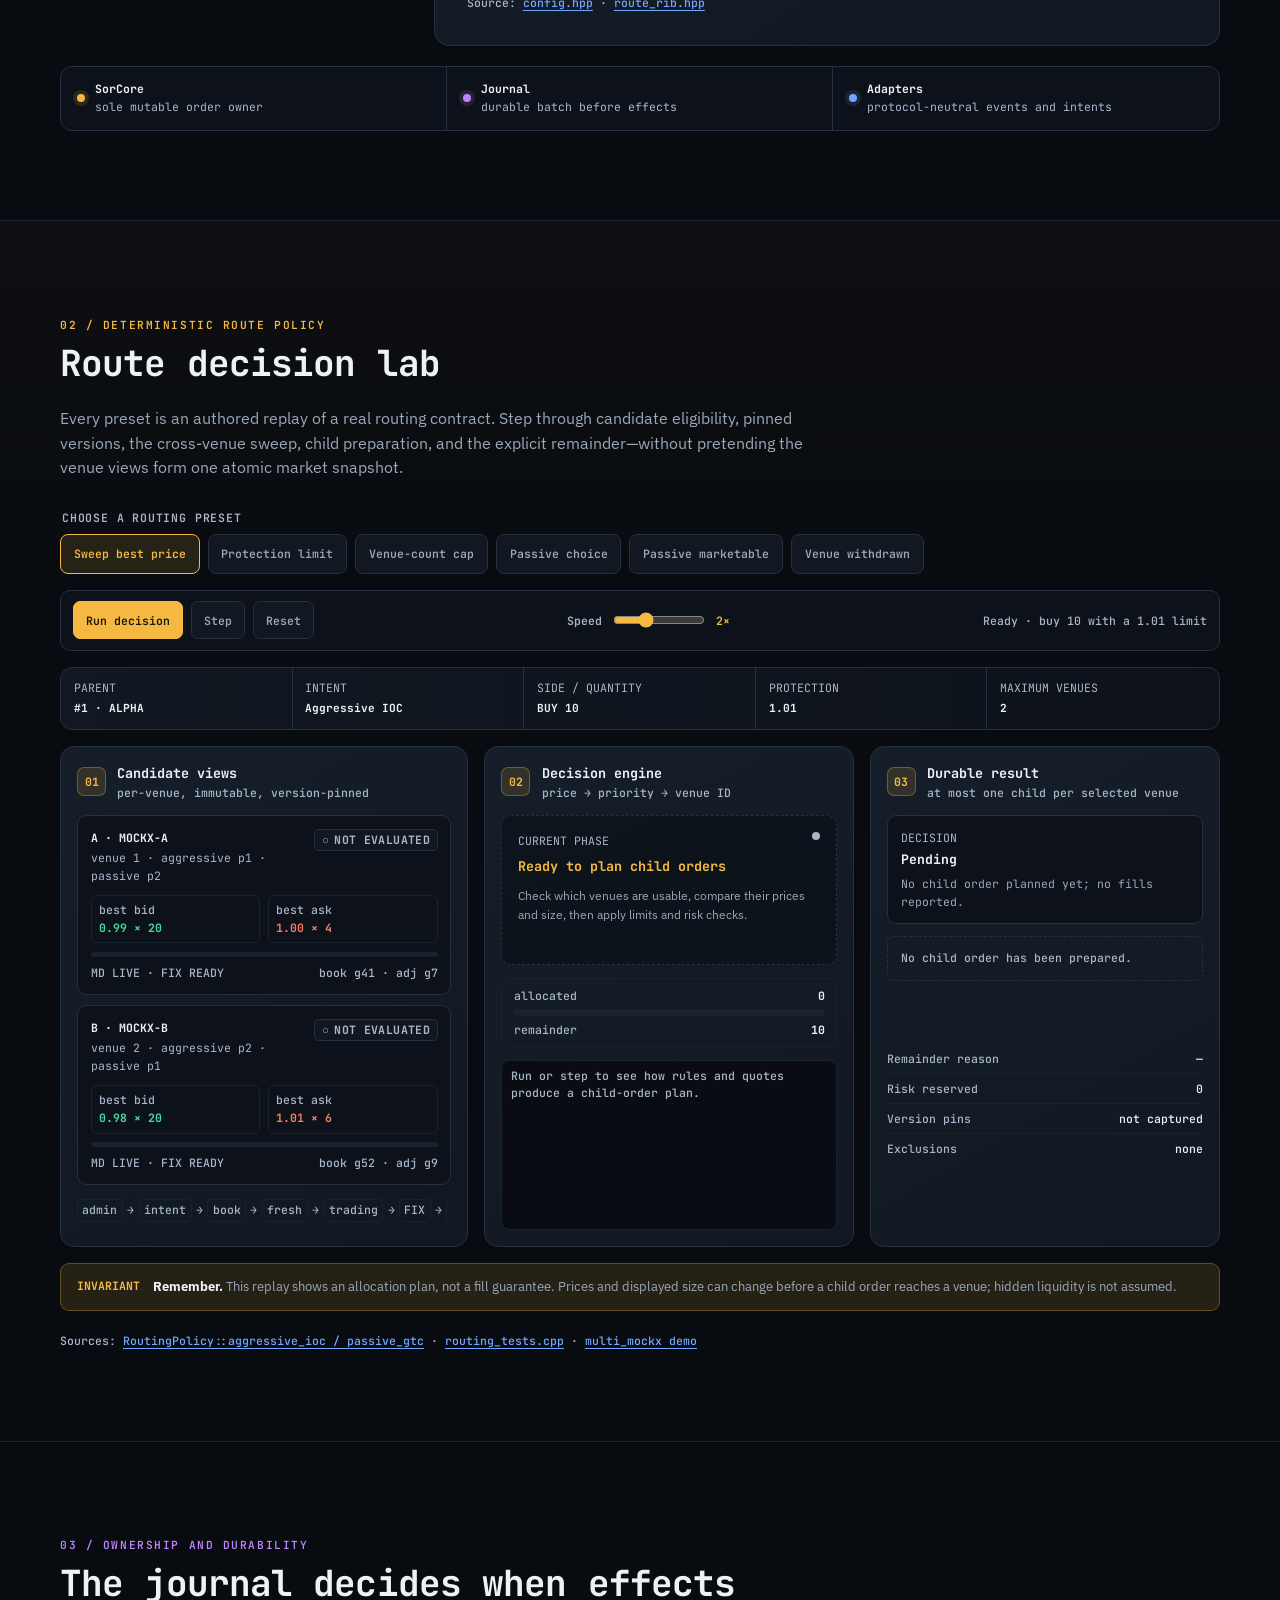
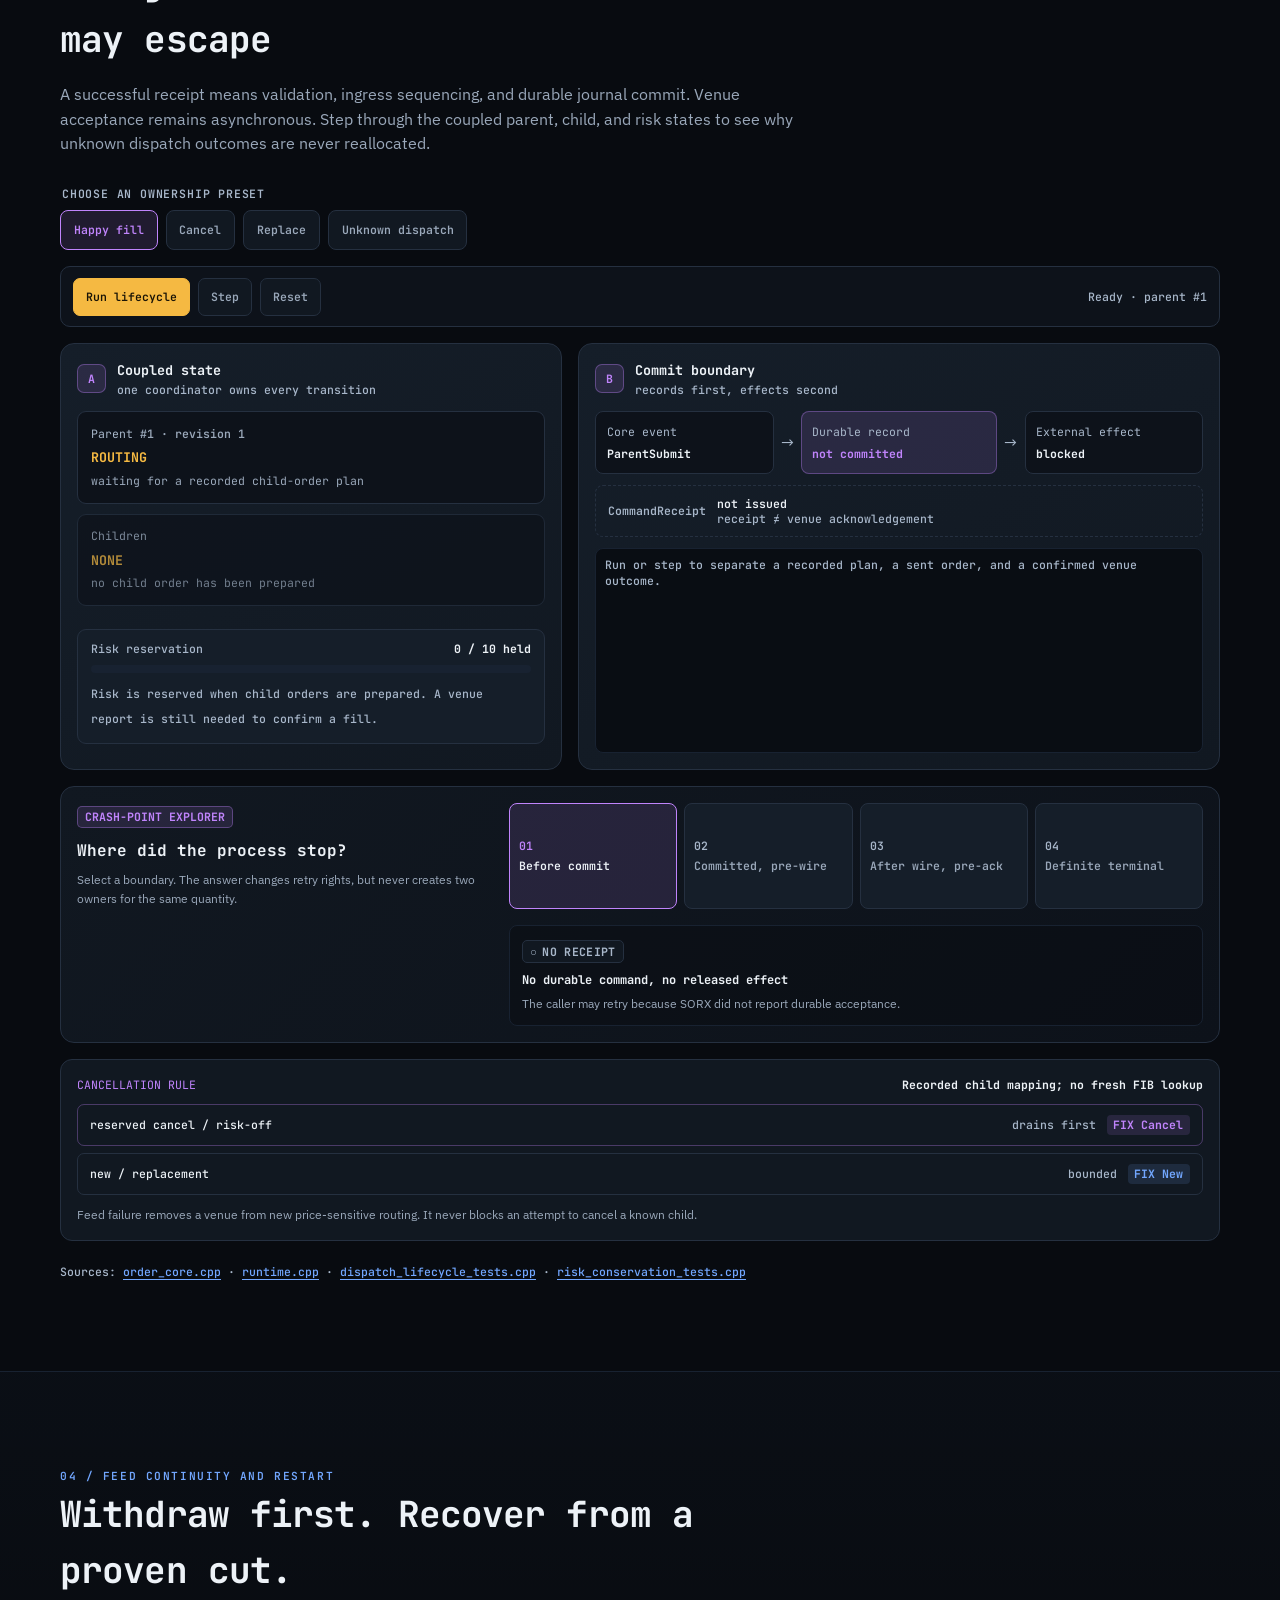
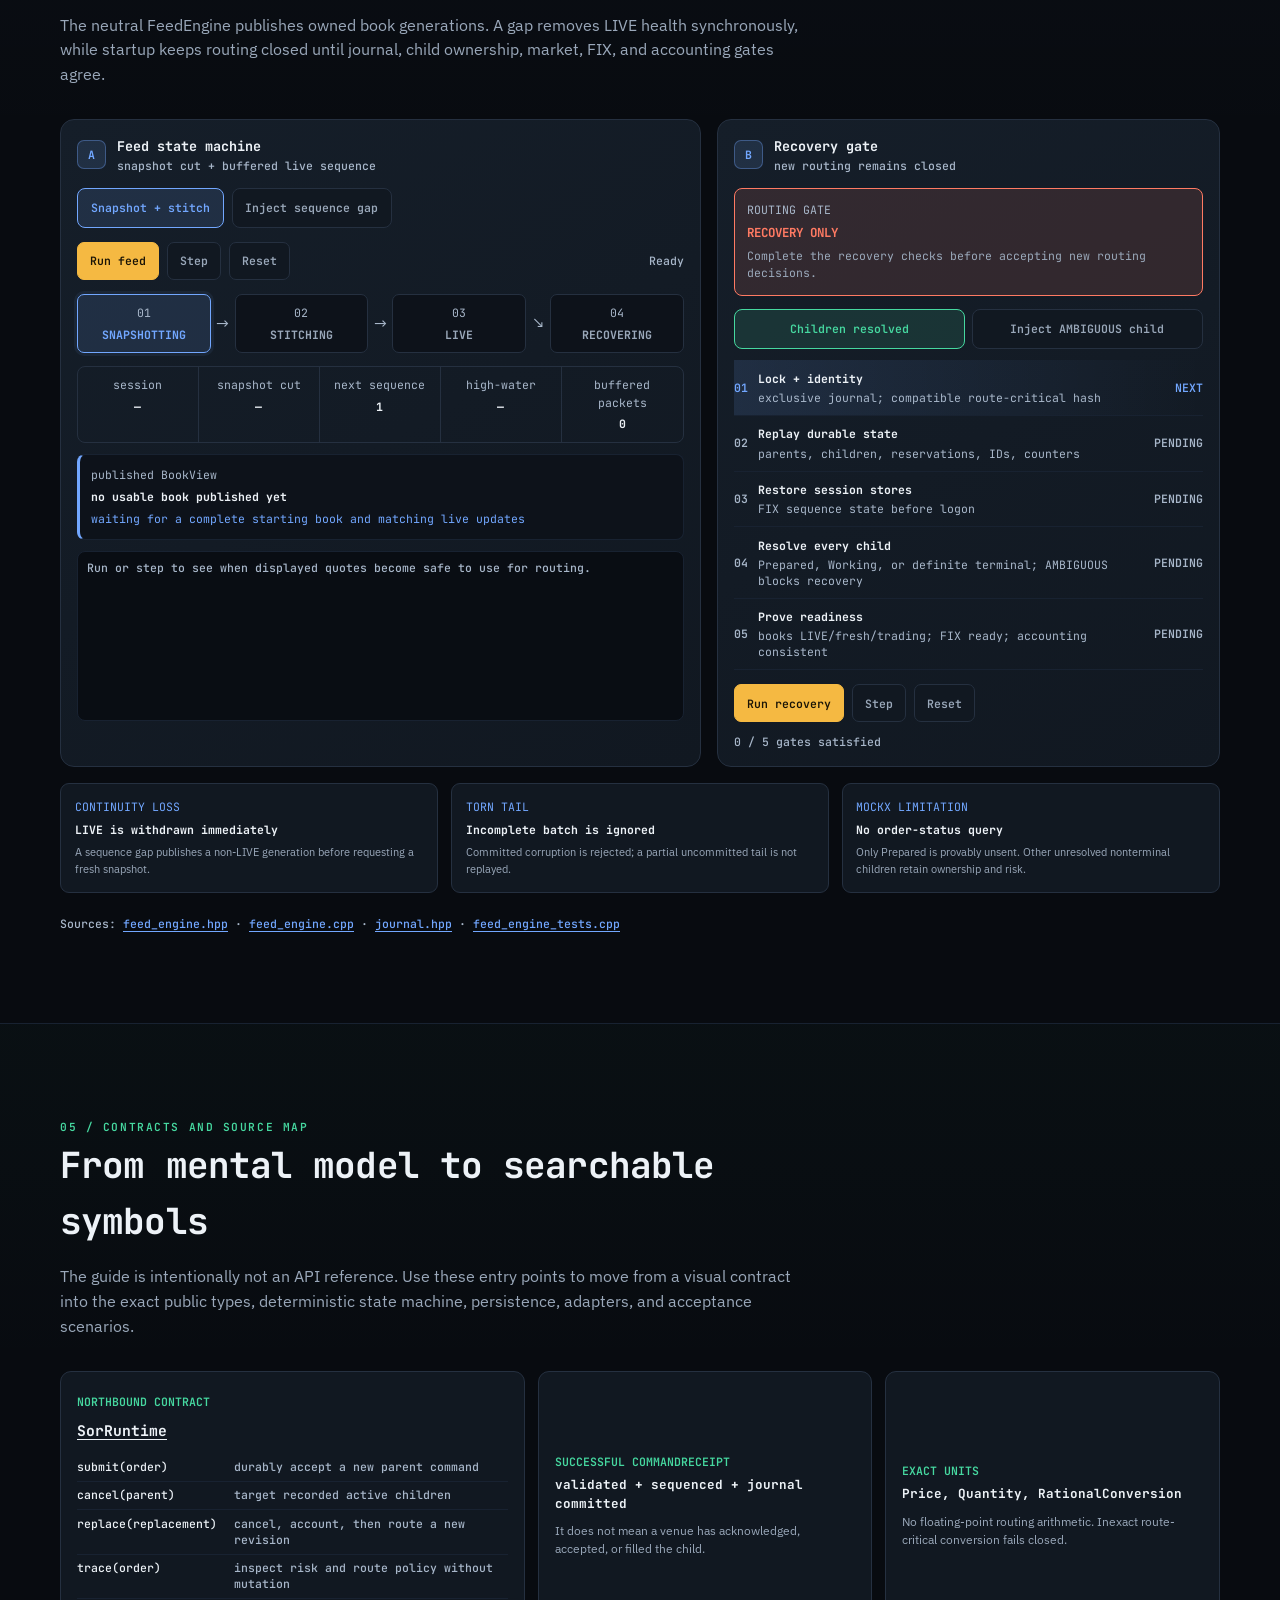
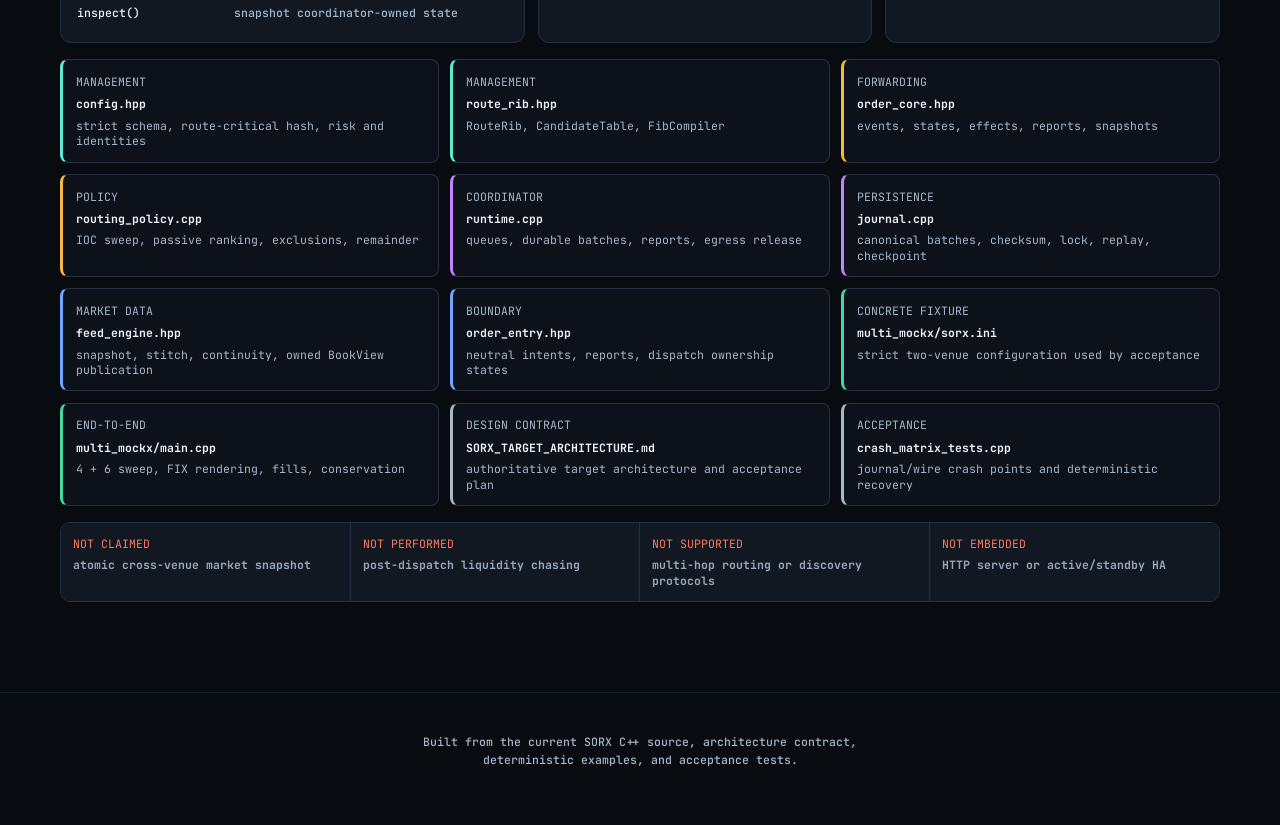
<file: doc/index.next.html>
<!DOCTYPE html>
<html lang="en">
<head>
  <meta charset="UTF-8">
  <meta name="viewport" content="width=device-width, initial-scale=1.0">
  <meta name="description" content="An interactive visual guide to SORX, the deterministic C++20 smart-order-routing library.">
  <title>SORX — Interactive Visual Guide</title>
  <link rel="preconnect" href="https://fonts.googleapis.com">
  <link rel="preconnect" href="https://fonts.gstatic.com" crossorigin>
  <link href="https://fonts.googleapis.com/css2?family=IBM+Plex+Sans:wght@400;500;600;700&family=JetBrains+Mono:wght@400;500;600;700;800&display=swap" rel="stylesheet">
  <link rel="stylesheet" href="sorx-docs.css">
</head>
<body>
  <a class="skip-link" href="#main">Skip to the guide</a>

  <nav class="topnav" aria-label="Guide navigation">
    <div class="topnav-inner">
      <a class="brand" href="#overview" aria-label="SORX guide home">SOR<em>X</em> <span>// visual guide</span></a>
      <div class="navlinks">
        <a href="#overview" aria-current="location">Overview</a>
        <a href="#planes">Planes</a>
        <a href="#routing">Route lab</a>
        <a href="#ownership">Ownership</a>
        <a href="#recovery">Recovery</a>
        <a href="#sources">Sources</a>
      </div>
    </div>
  </nav>

  <main id="main">
    <header class="hero" id="overview">
      <div class="wrap">
        <p class="eyebrow">Deterministic C++20 smart-order routing</p>
        <div class="hero-grid">
          <div>
            <h1>See every route.<br><em>Keep every quantity owned.</em></h1>
            <p class="lede">
              SORX lives inside a strategy process. It turns immutable route and market views into
              deterministic children, commits intent before wire effects, and fails closed whenever
              ownership is uncertain.
            </p>
            <div class="hero-facts" role="list" aria-label="Core SORX properties">
              <span role="listitem">exact integer units</span>
              <span role="listitem">one state owner</span>
              <span role="listitem">journal before wire</span>
              <span role="listitem">static one-hop venues</span>
            </div>
          </div>

          <aside class="hero-status" aria-label="SORX operating model">
            <div class="status-header">
              <span>routing context</span>
              <span class="live-dot">single active</span>
            </div>
            <dl>
              <div><dt>Account</dt><dd>one</dd></div>
              <div><dt>Coordinator</dt><dd>one owner</dd></div>
              <div><dt>Arithmetic</dt><dd>exact</dd></div>
              <div><dt>Recovery</dt><dd>fail closed</dd></div>
            </dl>
          </aside>
        </div>

        <div class="system-flow" role="img" aria-label="Strategy flows through the typed C++ API, SORX core, per-venue runtimes and adapters, then to direct venues">
          <div class="flow-node neutral"><span>Caller</span><strong>Strategy</strong></div>
          <div class="flow-link"><span class="flow-packet packet-one"></span></div>
          <div class="flow-node management"><span>Northbound</span><strong>Typed C++ API</strong></div>
          <div class="flow-link"><span class="flow-packet packet-two"></span></div>
          <div class="flow-node forwarding"><span>Single owner</span><strong>SORX core</strong></div>
          <div class="flow-link"><span class="flow-packet packet-three"></span></div>
          <div class="flow-node control"><span>Per venue</span><strong>Runtime + adapters</strong></div>
          <div class="flow-link"><span class="flow-packet packet-four"></span></div>
          <div class="flow-node success"><span>Direct hop</span><strong>Venues × N</strong></div>
        </div>

        <div class="invariant-ribbon" role="list" aria-label="Five rules to remember">
          <div role="listitem"><span>01</span><strong>Pin</strong><small>FIB · risk · adjacency · books</small></div>
          <div role="listitem"><span>02</span><strong>Plan</strong><small>pure deterministic policy</small></div>
          <div role="listitem"><span>03</span><strong>Prepare</strong><small>IDs · children · reservations</small></div>
          <div role="listitem"><span>04</span><strong>Commit</strong><small>one durable logical batch</small></div>
          <div role="listitem"><span>05</span><strong>Release</strong><small>effects and async reports</small></div>
        </div>
      </div>
    </header>

    <section class="section" id="planes" aria-labelledby="planes-title">
      <div class="wrap">
        <div class="section-head">
          <span class="section-number">01 / mental model</span>
          <h2 id="planes-title">Three planes, one ownership boundary</h2>
          <p>
            Select a plane to see what changes there, what remains immutable, and which concrete
            SORX components enforce the boundary.
          </p>
        </div>

        <div class="plane-layout">
          <div class="plane-tabs" role="tablist" aria-label="SORX architecture planes">
            <button class="plane-tab management active" id="plane-tab-management" type="button" role="tab" aria-selected="true" aria-controls="plane-detail" data-plane="management">
              <span>Management</span>
              <strong>Compile intent</strong>
              <small>config · RIB · FIB · risk</small>
            </button>
            <button class="plane-tab control" id="plane-tab-control" type="button" role="tab" aria-selected="false" aria-controls="plane-detail" data-plane="control" tabindex="-1">
              <span>Control</span>
              <strong>Publish readiness</strong>
              <small>books · sessions · adjacency</small>
            </button>
            <button class="plane-tab forwarding" id="plane-tab-forwarding" type="button" role="tab" aria-selected="false" aria-controls="plane-detail" data-plane="forwarding" tabindex="-1">
              <span>Forwarding</span>
              <strong>Own every transition</strong>
              <small>core · runtime · effects</small>
            </button>
          </div>

          <article class="plane-detail management" id="plane-detail" role="tabpanel" aria-labelledby="plane-tab-management">
            <div class="detail-kicker" id="plane-kicker">Management plane</div>
            <h3 id="plane-heading">Compile route intent into an immutable generation</h3>
            <p id="plane-description">
              Strict configuration becomes an authoritative RouteRib, then FibCompiler publishes a
              generation-stamped CandidateTable. Quotes and transient disconnects never rebuild it.
            </p>
            <div class="component-path" id="plane-path" aria-label="Selected plane component path">
              <span>INI</span><i aria-hidden="true">→</i><span>ValidatedConfiguration</span><i aria-hidden="true">→</i><span>RouteRib</span><i aria-hidden="true">→</i><span>CandidateTable</span>
            </div>
            <div class="detail-grid">
              <div>
                <h4>Owns</h4>
                <ul id="plane-owns">
                  <li>route-critical identity and exact conversions</li>
                  <li>route administration and configured guardrails</li>
                  <li>hard risk generations and configured caps</li>
                </ul>
              </div>
              <div>
                <h4>Does not own</h4>
                <ul id="plane-not-owns">
                  <li>live quotes or feed freshness</li>
                  <li>FIX connectivity or egress pressure</li>
                  <li>parent and child lifecycle state</li>
                </ul>
              </div>
            </div>
            <p class="source-line" id="plane-source">
              Source: <a href="../include/sorx/config.hpp">config.hpp</a> ·
              <a href="../include/sorx/route_rib.hpp">route_rib.hpp</a>
            </p>
          </article>
        </div>

        <div class="ownership-rail" role="list" aria-label="Cross-cutting SORX boundaries">
          <div role="listitem"><span class="rail-dot forwarding"></span><strong>SorCore</strong><small>sole mutable order owner</small></div>
          <div role="listitem"><span class="rail-dot persistence"></span><strong>Journal</strong><small>durable batch before effects</small></div>
          <div role="listitem"><span class="rail-dot control"></span><strong>Adapters</strong><small>protocol-neutral events and intents</small></div>
        </div>
      </div>
    </section>

    <section class="section route-section" id="routing" aria-labelledby="routing-title">
      <div class="wrap">
        <div class="section-head">
          <span class="section-number forwarding-text">02 / deterministic route policy</span>
          <h2 id="routing-title">Route decision lab</h2>
          <p>
            Every preset is an authored replay of a real routing contract. Step through candidate
            eligibility, pinned versions, the cross-venue sweep, child preparation, and the explicit
            remainder—without pretending the venue views form one atomic market snapshot.
          </p>
        </div>

        <fieldset class="scenario-picker" id="route-scenarios">
          <legend>Choose a routing preset</legend>
          <div class="scenario-buttons">
            <button class="scenario-button active" type="button" aria-pressed="true" data-route-scenario="sweep">Sweep best price</button>
            <button class="scenario-button" type="button" aria-pressed="false" data-route-scenario="limit">Protection limit</button>
            <button class="scenario-button" type="button" aria-pressed="false" data-route-scenario="venue-cap">Venue-count cap</button>
            <button class="scenario-button" type="button" aria-pressed="false" data-route-scenario="passive">Passive choice</button>
            <button class="scenario-button" type="button" aria-pressed="false" data-route-scenario="marketable">Passive marketable</button>
            <button class="scenario-button" type="button" aria-pressed="false" data-route-scenario="withdrawn">Venue withdrawn</button>
          </div>
        </fieldset>

        <div class="demo-toolbar" role="group" aria-label="Routing playback controls">
          <div class="button-group">
            <button class="button primary" id="route-run" type="button">Run decision</button>
            <button class="button" id="route-step" type="button">Step</button>
            <button class="button" id="route-reset" type="button">Reset</button>
          </div>
          <label class="speed-control" for="route-speed">
            Speed
            <input id="route-speed" type="range" min="1" max="4" value="2">
            <output id="route-speed-output" for="route-speed">2×</output>
          </label>
          <p class="demo-status" id="route-status" aria-live="polite">Ready · BUY 10 IOC @ 101</p>
        </div>

        <div class="order-ticket" role="group" aria-label="Selected parent order">
          <div><span>Parent</span><strong id="route-parent">#1 · ALPHA</strong></div>
          <div><span>Intent</span><strong id="route-intent">Aggressive IOC</strong></div>
          <div><span>Side / quantity</span><strong id="route-order">BUY 10</strong></div>
          <div><span>Protection</span><strong id="route-limit">101</strong></div>
          <div><span>Maximum venues</span><strong id="route-max-venues">2</strong></div>
        </div>

        <div class="route-lab">
          <section class="lab-panel candidates-panel" aria-labelledby="candidate-heading">
            <div class="panel-heading">
              <span>01</span>
              <div><h3 id="candidate-heading">Candidate views</h3><p>per-venue, immutable, version-pinned</p></div>
            </div>

            <article class="venue-card" id="route-venue-a" data-venue="A">
              <div class="venue-head">
                <div><span class="venue-name">A · MOCKX-A</span><small id="route-a-priority">venue 1 · priority 1</small></div>
                <span class="status-badge pending" id="route-a-gate">not evaluated</span>
              </div>
              <div class="venue-book">
                <span>best bid <b id="route-a-bid">99 × 20</b></span>
                <span>best ask <b id="route-a-ask">100 × 4</b></span>
              </div>
              <div class="depth-track"><span id="route-a-depth" role="progressbar" aria-label="Venue A consumed displayed ask depth" aria-valuemin="0" aria-valuemax="4" aria-valuenow="0" aria-valuetext="0 of 4 displayed ask units consumed"></span></div>
              <div class="venue-meta"><span id="route-a-health">MD LIVE · FIX READY</span><span id="route-a-pin">book g41 · adj g7</span></div>
            </article>

            <article class="venue-card" id="route-venue-b" data-venue="B">
              <div class="venue-head">
                <div><span class="venue-name">B · MOCKX-B</span><small id="route-b-priority">venue 2 · priority 2</small></div>
                <span class="status-badge pending" id="route-b-gate">not evaluated</span>
              </div>
              <div class="venue-book">
                <span>best bid <b id="route-b-bid">98 × 20</b></span>
                <span>best ask <b id="route-b-ask">101 × 6</b></span>
              </div>
              <div class="depth-track"><span id="route-b-depth" role="progressbar" aria-label="Venue B consumed displayed ask depth" aria-valuemin="0" aria-valuemax="6" aria-valuenow="0" aria-valuetext="0 of 6 displayed ask units consumed"></span></div>
              <div class="venue-meta"><span id="route-b-health">MD LIVE · FIX READY</span><span id="route-b-pin">book g52 · adj g9</span></div>
            </article>

            <div class="gate-chain" role="list" aria-label="Candidate eligibility checks">
              <span role="listitem">admin</span><i aria-hidden="true">→</i><span role="listitem">intent</span><i aria-hidden="true">→</i><span role="listitem">book</span><i aria-hidden="true">→</i><span role="listitem">fresh</span><i aria-hidden="true">→</i><span role="listitem">trading</span><i aria-hidden="true">→</i><span role="listitem">FIX</span><i aria-hidden="true">→</i><span role="listitem">egress</span><i aria-hidden="true">→</i><span role="listitem">exact</span><i aria-hidden="true">→</i><span role="listitem">risk</span>
            </div>
          </section>

          <section class="lab-panel decision-panel" aria-labelledby="decision-heading">
            <div class="panel-heading">
              <span>02</span>
              <div><h3 id="decision-heading">Decision engine</h3><p id="route-ranking">price → priority → venue ID</p></div>
            </div>
            <div class="decision-core" id="route-decision-core">
              <span class="decision-pulse" aria-hidden="true"></span>
              <small>current phase</small>
              <strong id="route-phase">Ready to evaluate</strong>
              <p id="route-phase-copy">No child exists until candidate evaluation, allocation, and aggregate risk checks finish.</p>
            </div>
            <div class="allocation-meter" role="group" aria-label="Parent quantity accounting">
              <div class="meter-label"><span>allocated</span><strong id="route-allocated">0</strong></div>
              <div class="meter-track"><span id="route-meter-fill" role="progressbar" aria-label="Allocated parent quantity" aria-valuemin="0" aria-valuemax="10" aria-valuenow="0" aria-valuetext="0 of 10 units allocated"></span></div>
              <div class="meter-label"><span>remainder</span><strong id="route-remainder">10</strong></div>
            </div>
            <ol class="event-log" id="route-log" aria-label="Routing decision event log">
              <li class="empty">Run or step to inspect the deterministic decision.</li>
            </ol>
          </section>

          <section class="lab-panel result-panel" aria-labelledby="result-heading">
            <div class="panel-heading">
              <span>03</span>
              <div><h3 id="result-heading">Durable result</h3><p>at most one child per selected venue</p></div>
            </div>
            <div class="decision-summary pending" id="route-summary">
              <span>Decision</span><strong>Pending</strong><small>no durable child intent</small>
            </div>
            <div class="children" id="route-children">
              <p class="empty-state">Children appear after the allocation is prepared.</p>
            </div>
            <dl class="result-facts">
              <div><dt>Remainder reason</dt><dd id="route-remainder-reason">—</dd></div>
              <div><dt>Risk reserved</dt><dd id="route-risk">0</dd></div>
              <div><dt>Version pins</dt><dd id="route-pins">not captured</dd></div>
              <div><dt>Exclusions</dt><dd id="route-exclusions">none</dd></div>
            </dl>
          </section>
        </div>

        <div class="insight-strip" id="route-insight">
          <span>Invariant</span>
          <p><strong>Displayed depth only.</strong> The policy never infers hidden liquidity, and truncated depth remains explicitly unknown.</p>
        </div>

        <p class="source-line section-source">
          Sources: <a href="../src/routing_policy.cpp">RoutingPolicy::aggressive_ioc / passive_gtc</a> ·
          <a href="../tests/routing_tests.cpp">routing_tests.cpp</a> ·
          <a href="../examples/multi_mockx/main.cpp">multi_mockx demo</a>
        </p>
      </div>
    </section>

    <section class="section" id="ownership" aria-labelledby="ownership-title">
      <div class="wrap">
        <div class="section-head">
          <span class="section-number persistence-text">03 / ownership and durability</span>
          <h2 id="ownership-title">The journal decides when effects may escape</h2>
          <p>
            A successful receipt means validation, ingress sequencing, and durable journal commit.
            Venue acceptance remains asynchronous. Step through the coupled parent, child, and risk
            states to see why unknown dispatch outcomes are never reallocated.
          </p>
        </div>

        <fieldset class="scenario-picker" id="lifecycle-scenarios">
          <legend>Choose an ownership preset</legend>
          <div class="scenario-buttons">
            <button class="scenario-button active" type="button" aria-pressed="true" data-life-scenario="fill">Happy fill</button>
            <button class="scenario-button" type="button" aria-pressed="false" data-life-scenario="cancel">Cancel</button>
            <button class="scenario-button" type="button" aria-pressed="false" data-life-scenario="replace">Replace</button>
            <button class="scenario-button" type="button" aria-pressed="false" data-life-scenario="unknown">Unknown dispatch</button>
          </div>
        </fieldset>

        <div class="demo-toolbar" role="group" aria-label="Ownership playback controls">
          <div class="button-group">
            <button class="button primary" id="life-run" type="button">Run lifecycle</button>
            <button class="button" id="life-step" type="button">Step</button>
            <button class="button" id="life-reset" type="button">Reset</button>
          </div>
          <p class="demo-status" id="life-status" aria-live="polite">Ready · parent #1</p>
        </div>

        <div class="ownership-lab">
          <section class="state-column" aria-labelledby="state-heading">
            <div class="panel-heading">
              <span>A</span>
              <div><h3 id="state-heading">Coupled state</h3><p>one coordinator owns every transition</p></div>
            </div>
            <div class="state-card parent-state">
              <span>Parent <b id="life-parent-id">#1 · revision 1</b></span>
              <strong id="life-parent-state">ROUTING</strong>
              <small id="life-parent-copy">waiting for a durable route decision</small>
            </div>
            <div class="child-stack" id="life-children">
              <div class="state-card child-state muted"><span>Children</span><strong>NONE</strong><small>no quantity has been prepared</small></div>
            </div>
            <div class="risk-meter" role="group" aria-label="Risk reservation">
              <div><span>Risk reservation</span><strong id="life-risk-label">0 / 10 held</strong></div>
              <div class="risk-track"><span id="life-risk-fill" role="progressbar" aria-label="Reserved risk quantity" aria-valuemin="0" aria-valuemax="10" aria-valuenow="0" aria-valuetext="0 of 10 units held"></span></div>
              <small id="life-risk-copy">Reservations are created with ChildPrepared.</small>
            </div>
          </section>

          <section class="boundary-column" aria-labelledby="boundary-heading">
            <div class="panel-heading">
              <span>B</span>
              <div><h3 id="boundary-heading">Commit boundary</h3><p>records first, effects second</p></div>
            </div>
            <div class="boundary-flow">
              <div><span>Core event</span><strong id="life-event">ParentSubmit</strong></div>
              <i aria-hidden="true">→</i>
              <div class="persistence-box"><span>Durable record</span><strong id="life-record">not committed</strong></div>
              <i aria-hidden="true">→</i>
              <div><span>External effect</span><strong id="life-effect">blocked</strong></div>
            </div>
            <div class="receipt-card" id="life-receipt">
              <span>CommandReceipt</span>
              <strong>not issued</strong>
              <small>receipt ≠ venue acknowledgement</small>
            </div>
            <ol class="event-log ownership-log" id="life-log" aria-label="Ownership event log">
              <li class="empty">Run or step to follow the journal and wire boundary.</li>
            </ol>
          </section>
        </div>

        <div class="crash-lab">
          <div class="crash-copy">
            <span class="tag persistence-tag">Crash-point explorer</span>
            <h3>Where did the process stop?</h3>
            <p>Select a boundary. The answer changes retry rights, but never creates two owners for the same quantity.</p>
          </div>
          <div class="crash-points" role="group" aria-label="Crash-point selector">
            <button class="crash-point active" type="button" aria-pressed="true" data-crash-point="before"><span>01</span>Before commit</button>
            <button class="crash-point" type="button" aria-pressed="false" data-crash-point="prepared"><span>02</span>Committed, pre-wire</button>
            <button class="crash-point" type="button" aria-pressed="false" data-crash-point="wire"><span>03</span>After wire, pre-ack</button>
            <button class="crash-point" type="button" aria-pressed="false" data-crash-point="terminal"><span>04</span>Definite terminal</button>
          </div>
          <div class="crash-detail" id="crash-detail" aria-live="polite">
            <span class="status-badge pending">NO RECEIPT</span>
            <h4>No durable command, no released effect</h4>
            <p>The caller may retry because SORX did not report durable acceptance.</p>
          </div>
        </div>

        <div class="priority-lanes">
          <div class="lane-label"><span>Cancellation rule</span><strong>Recorded child mapping; no fresh FIB lookup</strong></div>
          <div class="queue-lane cancel-lane"><span>reserved cancel / risk-off</span><i>drains first</i><b>FIX Cancel</b></div>
          <div class="queue-lane normal-lane"><span>new / replacement</span><i>bounded</i><b>FIX New</b></div>
          <p>Feed failure removes a venue from new price-sensitive routing. It never blocks an attempt to cancel a known child.</p>
        </div>

        <p class="source-line section-source">
          Sources: <a href="../src/order_core.cpp">order_core.cpp</a> ·
          <a href="../src/runtime.cpp">runtime.cpp</a> ·
          <a href="../tests/dispatch_lifecycle_tests.cpp">dispatch_lifecycle_tests.cpp</a> ·
          <a href="../tests/risk_conservation_tests.cpp">risk_conservation_tests.cpp</a>
        </p>
      </div>
    </section>

    <section class="section recovery-section" id="recovery" aria-labelledby="recovery-title">
      <div class="wrap">
        <div class="section-head">
          <span class="section-number control-text">04 / feed continuity and restart</span>
          <h2 id="recovery-title">Withdraw first. Recover from a proven cut.</h2>
          <p>
            The neutral FeedEngine publishes owned book generations. A gap removes LIVE health
            synchronously, while startup keeps routing closed until journal, child ownership, market,
            FIX, and accounting gates agree.
          </p>
        </div>

        <div class="recovery-grid">
          <section class="feed-lab" aria-labelledby="feed-heading">
            <div class="panel-heading">
              <span>A</span>
              <div><h3 id="feed-heading">Feed state machine</h3><p>snapshot cut + buffered live sequence</p></div>
            </div>
            <div class="scenario-buttons compact" id="feed-scenarios">
              <button class="scenario-button active" type="button" aria-pressed="true" data-feed-scenario="stitch">Snapshot + stitch</button>
              <button class="scenario-button" type="button" aria-pressed="false" data-feed-scenario="gap">Inject sequence gap</button>
            </div>
            <div class="feed-controls" role="group" aria-label="Feed playback controls">
              <button class="button primary" id="feed-run" type="button">Run feed</button>
              <button class="button" id="feed-step" type="button">Step</button>
              <button class="button" id="feed-reset" type="button">Reset</button>
              <span id="feed-status" aria-live="polite">Ready</span>
            </div>
            <div class="feed-states" role="list" aria-label="Feed engine states">
              <div class="feed-state active" role="listitem" aria-current="step" data-feed-state="SNAPSHOTTING"><span>01</span><strong>SNAPSHOTTING</strong></div>
              <i aria-hidden="true">→</i>
              <div class="feed-state" role="listitem" data-feed-state="STITCHING"><span>02</span><strong>STITCHING</strong></div>
              <i aria-hidden="true">→</i>
              <div class="feed-state" role="listitem" data-feed-state="LIVE"><span>03</span><strong>LIVE</strong></div>
              <i aria-hidden="true">↘</i>
              <div class="feed-state" role="listitem" data-feed-state="RECOVERING"><span>04</span><strong>RECOVERING</strong></div>
            </div>
            <div class="sequence-panel">
              <div><span>session</span><strong id="feed-session">—</strong></div>
              <div><span>snapshot cut</span><strong id="feed-cut">—</strong></div>
              <div><span>next sequence</span><strong id="feed-next">1</strong></div>
              <div><span>high-water</span><strong id="feed-high-water">—</strong></div>
              <div><span>buffered packets</span><strong id="feed-buffered">0</strong></div>
            </div>
            <div class="feed-book">
              <span>published BookView</span>
              <strong id="feed-book">no publication yet</strong>
              <small id="feed-action">waiting for a proven snapshot cut</small>
            </div>
            <ol class="event-log" id="feed-log" aria-label="Feed recovery event log">
              <li class="empty">Run or step to follow snapshot and live continuity.</li>
            </ol>
          </section>

          <section class="startup-lab" aria-labelledby="startup-heading">
            <div class="panel-heading">
              <span>B</span>
              <div><h3 id="startup-heading">Recovery gate</h3><p>new routing remains closed</p></div>
            </div>
            <div class="routing-gate closed" id="routing-gate">
              <span>routing gate</span><strong>RECOVERY ONLY</strong><small>no new parent may route</small>
            </div>
            <div class="recovery-outcomes" role="group" aria-label="Child reconciliation outcome">
              <button class="scenario-button active" type="button" aria-pressed="true" data-recovery-outcome="resolved">Children resolved</button>
              <button class="scenario-button" type="button" aria-pressed="false" data-recovery-outcome="ambiguous">Inject AMBIGUOUS child</button>
            </div>
            <ol class="gate-list" id="recovery-gates">
              <li data-gate="0"><span>01</span><div><strong>Lock + identity</strong><small>exclusive journal; compatible route-critical hash</small></div><b>pending</b></li>
              <li data-gate="1"><span>02</span><div><strong>Replay durable state</strong><small>parents, children, reservations, IDs, counters</small></div><b>pending</b></li>
              <li data-gate="2"><span>03</span><div><strong>Restore session stores</strong><small>FIX sequence state before logon</small></div><b>pending</b></li>
              <li data-gate="3"><span>04</span><div><strong>Resolve every child</strong><small>Prepared, Working, or definite terminal; AMBIGUOUS blocks recovery</small></div><b>pending</b></li>
              <li data-gate="4"><span>05</span><div><strong>Prove readiness</strong><small>books LIVE/fresh/trading; FIX ready; accounting consistent</small></div><b>pending</b></li>
            </ol>
            <div class="recovery-controls" role="group" aria-label="Recovery gate playback controls">
              <button class="button primary" id="recovery-run" type="button">Run recovery</button>
              <button class="button" id="recovery-step" type="button">Step</button>
              <button class="button" id="recovery-reset" type="button">Reset</button>
            </div>
            <p class="demo-status" id="recovery-status" aria-live="polite">0 / 5 gates satisfied</p>
          </section>
        </div>

        <div class="recovery-rules">
          <article><span>Continuity loss</span><strong>LIVE is withdrawn immediately</strong><p>A sequence gap publishes a non-LIVE generation before requesting a fresh snapshot.</p></article>
          <article><span>Torn tail</span><strong>Incomplete batch is ignored</strong><p>Committed corruption is rejected; a partial uncommitted tail is not replayed.</p></article>
          <article><span>MockX limitation</span><strong>No order-status query</strong><p>Only Prepared is provably unsent. Other unresolved nonterminal children retain ownership and risk.</p></article>
        </div>

        <p class="source-line section-source">
          Sources: <a href="../include/sorx/md/feed_engine.hpp">feed_engine.hpp</a> ·
          <a href="../src/feed_engine.cpp">feed_engine.cpp</a> ·
          <a href="../include/sorx/persistence/journal.hpp">journal.hpp</a> ·
          <a href="../tests/feed_engine_tests.cpp">feed_engine_tests.cpp</a>
        </p>
      </div>
    </section>

    <section class="section sources-section" id="sources" aria-labelledby="sources-title">
      <div class="wrap">
        <div class="section-head">
          <span class="section-number success-text">05 / contracts and source map</span>
          <h2 id="sources-title">From mental model to searchable symbols</h2>
          <p>
            The guide is intentionally not an API reference. Use these entry points to move from a
            visual contract into the exact public types, deterministic state machine, persistence,
            adapters, and acceptance scenarios.
          </p>
        </div>

        <div class="contract-grid">
          <article class="api-card">
            <span>Northbound contract</span>
            <h3><a href="../include/sorx/runtime.hpp">SorRuntime</a></h3>
            <dl>
              <div><dt>submit(order)</dt><dd>durably accept a new parent command</dd></div>
              <div><dt>cancel(parent)</dt><dd>target recorded active children</dd></div>
              <div><dt>replace(replacement)</dt><dd>cancel, account, then route a new revision</dd></div>
              <div><dt>trace(order)</dt><dd>inspect risk and route policy without mutation</dd></div>
              <div><dt>inspect()</dt><dd>snapshot coordinator-owned state</dd></div>
            </dl>
          </article>
          <article class="contract-card">
            <span>Successful CommandReceipt</span>
            <strong>validated + sequenced + journal committed</strong>
            <p>It does not mean a venue has acknowledged, accepted, or filled the child.</p>
          </article>
          <article class="contract-card">
            <span>Exact units</span>
            <strong>Price, Quantity, RationalConversion</strong>
            <p>No floating-point routing arithmetic. Inexact route-critical conversion fails closed.</p>
          </article>
        </div>

        <div class="source-map">
          <a class="source-card management-card" href="../include/sorx/config.hpp"><span>Management</span><strong>config.hpp</strong><small>strict schema, route-critical hash, risk and identities</small></a>
          <a class="source-card management-card" href="../include/sorx/route_rib.hpp"><span>Management</span><strong>route_rib.hpp</strong><small>RouteRib, CandidateTable, FibCompiler</small></a>
          <a class="source-card forwarding-card" href="../include/sorx/order_core.hpp"><span>Forwarding</span><strong>order_core.hpp</strong><small>events, states, effects, reports, snapshots</small></a>
          <a class="source-card forwarding-card" href="../src/routing_policy.cpp"><span>Policy</span><strong>routing_policy.cpp</strong><small>IOC sweep, passive ranking, exclusions, remainder</small></a>
          <a class="source-card persistence-card" href="../src/runtime.cpp"><span>Coordinator</span><strong>runtime.cpp</strong><small>queues, durable batches, reports, egress release</small></a>
          <a class="source-card persistence-card" href="../src/persistence/journal.cpp"><span>Persistence</span><strong>journal.cpp</strong><small>canonical batches, checksum, lock, replay, checkpoint</small></a>
          <a class="source-card control-card" href="../include/sorx/md/feed_engine.hpp"><span>Market data</span><strong>feed_engine.hpp</strong><small>snapshot, stitch, continuity, owned BookView publication</small></a>
          <a class="source-card control-card" href="../include/sorx/adapters/order_entry.hpp"><span>Boundary</span><strong>order_entry.hpp</strong><small>neutral intents, reports, dispatch ownership states</small></a>
          <a class="source-card success-card" href="../configs/multi_mockx/sorx.ini"><span>Concrete fixture</span><strong>multi_mockx/sorx.ini</strong><small>strict two-venue configuration used by acceptance</small></a>
          <a class="source-card success-card" href="../examples/multi_mockx/main.cpp"><span>End-to-end</span><strong>multi_mockx/main.cpp</strong><small>4 + 6 sweep, FIX rendering, fills, conservation</small></a>
          <a class="source-card neutral-card" href="../docs/SORX_TARGET_ARCHITECTURE.md"><span>Design contract</span><strong>SORX_TARGET_ARCHITECTURE.md</strong><small>authoritative target architecture and acceptance plan</small></a>
          <a class="source-card neutral-card" href="../tests/crash_matrix_tests.cpp"><span>Acceptance</span><strong>crash_matrix_tests.cpp</strong><small>journal/wire crash points and deterministic recovery</small></a>
        </div>

        <div class="non-goals">
          <div><span>Not claimed</span><strong>atomic cross-venue market snapshot</strong></div>
          <div><span>Not performed</span><strong>post-dispatch liquidity chasing</strong></div>
          <div><span>Not supported</span><strong>multi-hop routing or discovery protocols</strong></div>
          <div><span>Not embedded</span><strong>HTTP server or active/standby HA</strong></div>
        </div>
      </div>
    </section>
  </main>

  <footer>
    <div class="wrap">
      <p>Built from the current SORX C++ source, architecture contract, deterministic examples, and acceptance tests.</p>
    </div>
  </footer>

  <script src="sorx-docs.js"></script>
</body>
</html>
</file>
<file: doc/sorx-docs.css>
:root {
  --bg: #080b10;
  --bg-raised: #0d121a;
  --panel: #111821;
  --panel-2: #151e29;
  --border: #253040;
  --border-soft: #182231;
  --text: #edf2f7;
  --text-dim: #9aa8ba;
  --text-faint: #a8b7ca;
  --management: #5eead4;
  --management-dim: rgba(94, 234, 212, 0.12);
  --control: #72a7ff;
  --control-dim: rgba(114, 167, 255, 0.13);
  --forwarding: #f5b942;
  --forwarding-dim: rgba(245, 185, 66, 0.13);
  --persistence: #c084fc;
  --persistence-dim: rgba(192, 132, 252, 0.13);
  --success: #46d8a0;
  --success-dim: rgba(70, 216, 160, 0.12);
  --danger: #ff7a63;
  --danger-dim: rgba(255, 122, 99, 0.13);
  --mono: "JetBrains Mono", ui-monospace, SFMono-Regular, Menlo, Consolas, monospace;
  --sans: "IBM Plex Sans", system-ui, -apple-system, "Segoe UI", sans-serif;
  --ease: cubic-bezier(0.2, 0.7, 0.2, 1);
}

@media (prefers-reduced-motion: reduce) {
  *, *::before, *::after {
    scroll-behavior: auto !important;
    animation-duration: 0.001ms !important;
    animation-iteration-count: 1 !important;
    transition-duration: 0.001ms !important;
  }
}

* { box-sizing: border-box; }
html { scroll-behavior: smooth; scroll-padding-top: 72px; }
body {
  margin: 0;
  color: var(--text);
  background:
    radial-gradient(1000px 520px at 15% -10%, rgba(94, 234, 212, 0.05), transparent 62%),
    radial-gradient(900px 480px at 92% 2%, rgba(245, 185, 66, 0.05), transparent 58%),
    var(--bg);
  font-family: var(--sans);
  line-height: 1.55;
  -webkit-font-smoothing: antialiased;
}

a { color: inherit; }
button, input { font: inherit; }
button:focus-visible, a:focus-visible, input:focus-visible, summary:focus-visible, [tabindex="0"]:focus-visible {
  outline: 2px solid var(--forwarding);
  outline-offset: 4px;
  border-radius: 6px;
}
button:disabled { cursor: default; opacity: 0.45; }

.skip-link {
  position: fixed;
  z-index: 100;
  top: 0.75rem;
  left: 0.75rem;
  padding: 0.55rem 0.8rem;
  background: var(--text);
  color: var(--bg);
  transform: translateY(-160%);
  transition: transform 0.2s var(--ease);
}
.skip-link:focus { transform: translateY(0); }
.wrap { width: min(1160px, calc(100% - 2.2rem)); margin-inline: auto; }

.topnav {
  position: sticky;
  top: 0;
  z-index: 50;
  background: rgba(8, 11, 16, 0.86);
  border-bottom: 1px solid var(--border-soft);
  backdrop-filter: blur(14px);
}
.topnav-inner {
  width: min(1160px, calc(100% - 2.2rem));
  min-height: 56px;
  margin-inline: auto;
  display: flex;
  align-items: center;
  justify-content: space-between;
  gap: 1rem;
}
.brand {
  flex: none;
  color: var(--text);
  font: 700 0.82rem/1 var(--mono);
  text-decoration: none;
  letter-spacing: 0.04em;
}
.brand em { color: var(--forwarding); font-style: normal; }
.brand span { color: var(--text-faint); font-weight: 500; }
.navlinks { display: flex; align-items: center; gap: clamp(0.55rem, 1.4vw, 1rem); }
.navlinks a {
  padding: 1.2rem 0 1.05rem;
  color: var(--text-dim);
  border-bottom: 1px solid transparent;
  font: 600 0.72rem/1 var(--mono);
  letter-spacing: 0.055em;
  text-decoration: none;
  text-transform: uppercase;
  white-space: nowrap;
}
.navlinks a:hover, .navlinks a:focus-visible { color: var(--text); border-color: var(--forwarding); }
.navlinks a[aria-current="location"] { color: var(--text); border-color: var(--forwarding); background: linear-gradient(180deg, transparent 82%, var(--forwarding-dim)); }

.hero {
  padding: clamp(4rem, 8vw, 7rem) 0 clamp(3rem, 6vw, 5rem);
  border-bottom: 1px solid var(--border-soft);
}
.eyebrow, .section-number {
  margin: 0 0 1rem;
  color: var(--text-faint);
  font: 600 0.7rem/1.2 var(--mono);
  letter-spacing: 0.14em;
  text-transform: uppercase;
}
.eyebrow::before {
  content: "";
  display: inline-block;
  width: 7px;
  height: 7px;
  margin-right: 0.65rem;
  border-radius: 50%;
  background: var(--success);
  box-shadow: 0 0 0 4px var(--success-dim);
}
.hero-grid {
  display: grid;
  grid-template-columns: minmax(0, 1.6fr) minmax(260px, 0.65fr);
  gap: clamp(2rem, 7vw, 6rem);
  align-items: end;
}
h1, h2, h3, h4 { font-family: var(--mono); }
h1 {
  margin: 0 0 1.25rem;
  max-width: 20ch;
  font-size: clamp(2.15rem, 5.2vw, 4.25rem);
  line-height: 1.06;
  letter-spacing: -0.045em;
}
h1 em { color: var(--forwarding); font-style: normal; }
.lede { max-width: 68ch; margin: 0; color: var(--text-dim); font-size: clamp(1rem, 1.7vw, 1.14rem); }
.hero-facts { display: flex; flex-wrap: wrap; gap: 0.55rem; margin-top: 1.5rem; }
.hero-facts span {
  padding: 0.35rem 0.55rem;
  color: var(--text-dim);
  border: 1px solid var(--border);
  border-radius: 6px;
  background: var(--bg-raised);
  font: 500 0.72rem/1 var(--mono);
}
.hero-status {
  border: 1px solid var(--border);
  border-radius: 14px;
  overflow: hidden;
  background: linear-gradient(180deg, var(--panel-2), var(--panel));
  box-shadow: 0 26px 80px rgba(0, 0, 0, 0.24);
}
.status-header {
  display: flex;
  justify-content: space-between;
  padding: 0.75rem 0.9rem;
  border-bottom: 1px solid var(--border);
  color: var(--text-faint);
  font: 500 0.72rem/1 var(--mono);
  text-transform: uppercase;
}
.live-dot { color: var(--success); }
.live-dot::before { content: "●"; margin-right: 0.4rem; }
.hero-status dl { margin: 0; padding: 0.45rem 0.9rem 0.75rem; }
.hero-status dl div { display: flex; justify-content: space-between; gap: 1rem; padding: 0.45rem 0; border-bottom: 1px solid var(--border-soft); }
.hero-status dl div:last-child { border-bottom: 0; }
.hero-status dt { color: var(--text-faint); font: 500 0.7rem/1.3 var(--mono); }
.hero-status dd { margin: 0; color: var(--text); font: 600 0.7rem/1.3 var(--mono); }

.system-flow { display: flex; align-items: center; margin-top: clamp(2.5rem, 5vw, 4.5rem); }
.flow-node {
  min-width: 140px;
  padding: 0.72rem 0.85rem;
  border: 1px solid var(--border);
  border-radius: 10px;
  background: var(--panel);
  text-align: center;
}
.flow-node span, .flow-node strong { display: block; font-family: var(--mono); }
.flow-node span { margin-bottom: 0.18rem; color: var(--text-faint); font-size: 0.72rem; text-transform: uppercase; }
.flow-node strong { font-size: 0.75rem; }
.flow-node.management { border-color: rgba(94, 234, 212, 0.35); background: linear-gradient(180deg, var(--management-dim), transparent); }
.flow-node.management strong { color: var(--management); }
.flow-node.control { border-color: rgba(114, 167, 255, 0.35); background: linear-gradient(180deg, var(--control-dim), transparent); }
.flow-node.control strong { color: var(--control); }
.flow-node.forwarding { border-color: rgba(245, 185, 66, 0.35); background: linear-gradient(180deg, var(--forwarding-dim), transparent); }
.flow-node.forwarding strong { color: var(--forwarding); }
.flow-node.success { border-color: rgba(70, 216, 160, 0.35); background: linear-gradient(180deg, var(--success-dim), transparent); }
.flow-node.success strong { color: var(--success); }
.flow-link { position: relative; flex: 1 1 36px; min-width: 28px; height: 1px; background: var(--border); overflow: hidden; }
.flow-packet { position: absolute; top: -2px; width: 5px; height: 5px; border-radius: 50%; background: var(--forwarding); animation: packet 3s linear infinite; }
.packet-two { animation-delay: 0.5s; background: var(--management); }
.packet-three { animation-delay: 1s; background: var(--control); }
.packet-four { animation-delay: 1.5s; background: var(--success); }
@keyframes packet { from { left: -6px; opacity: 0; } 8% { opacity: 1; } 92% { opacity: 1; } to { left: 100%; opacity: 0; } }

.invariant-ribbon {
  display: grid;
  grid-template-columns: repeat(5, 1fr);
  margin-top: 1.25rem;
  border: 1px solid var(--border);
  border-radius: 12px;
  background: rgba(13, 18, 26, 0.62);
  overflow: hidden;
}
.invariant-ribbon > div {
  display: grid;
  grid-template-columns: auto 1fr;
  gap: 0 0.6rem;
  align-items: center;
  padding: 0.8rem;
  border-right: 1px solid var(--border);
}
.invariant-ribbon > div:last-child { border-right: 0; }
.invariant-ribbon span { grid-row: 1 / 3; color: var(--forwarding); font: 700 0.72rem/1 var(--mono); }
.invariant-ribbon strong { font: 600 0.7rem/1.2 var(--mono); }
.invariant-ribbon small { color: var(--text-faint); font: 500 0.72rem/1.35 var(--mono); }

.section { padding: clamp(3.5rem, 7vw, 6rem) 0; border-bottom: 1px solid var(--border-soft); }
.section-head { max-width: 75ch; margin-bottom: 2rem; }
.section-head h2 { margin: 0 0 0.9rem; font-size: clamp(1.55rem, 3vw, 2.25rem); letter-spacing: -0.025em; }
.section-head p { margin: 0; color: var(--text-dim); font-size: 1rem; }
.section-number { color: var(--management); }
.forwarding-text { color: var(--forwarding); }
.persistence-text { color: var(--persistence); }
.control-text { color: var(--control); }
.success-text { color: var(--success); }

.plane-layout { display: grid; grid-template-columns: minmax(250px, 0.72fr) minmax(0, 1.6fr); gap: 1.25rem; }
.plane-tabs { display: flex; flex-direction: column; gap: 0.7rem; }
.plane-tab {
  width: 100%;
  min-height: 94px;
  padding: 1rem;
  color: var(--text-dim);
  border: 1px solid var(--border);
  border-radius: 12px;
  background: var(--panel);
  cursor: pointer;
  text-align: left;
  transition: border-color 0.18s var(--ease), background 0.18s var(--ease), transform 0.18s var(--ease);
}
.plane-tab:hover { transform: translateX(3px); }
.plane-tab span, .plane-tab strong, .plane-tab small { display: block; }
.plane-tab span { margin-bottom: 0.3rem; font: 600 0.72rem/1 var(--mono); text-transform: uppercase; letter-spacing: 0.08em; }
.plane-tab strong { margin-bottom: 0.3rem; color: var(--text); font: 600 0.88rem/1.25 var(--mono); }
.plane-tab small { color: var(--text-faint); font: 500 0.72rem/1.3 var(--mono); }
.plane-tab.management span { color: var(--management); }
.plane-tab.control span { color: var(--control); }
.plane-tab.forwarding span { color: var(--forwarding); }
.plane-tab.management.active { border-color: var(--management); background: var(--management-dim); }
.plane-tab.control.active { border-color: var(--control); background: var(--control-dim); }
.plane-tab.forwarding.active { border-color: var(--forwarding); background: var(--forwarding-dim); }

.plane-detail {
  min-height: 420px;
  padding: clamp(1.2rem, 3vw, 2rem);
  border: 1px solid var(--border);
  border-radius: 16px;
  background: linear-gradient(145deg, var(--panel-2), var(--panel));
}
.plane-detail.management { border-top-color: var(--management); }
.plane-detail.control { border-top-color: var(--control); }
.plane-detail.forwarding { border-top-color: var(--forwarding); }
.detail-kicker { margin-bottom: 0.55rem; color: var(--management); font: 600 0.72rem/1 var(--mono); text-transform: uppercase; letter-spacing: 0.09em; }
.plane-detail.control .detail-kicker { color: var(--control); }
.plane-detail.forwarding .detail-kicker { color: var(--forwarding); }
.plane-detail h3 { max-width: 30ch; margin: 0 0 0.75rem; font-size: clamp(1.15rem, 2vw, 1.55rem); }
.plane-detail > p { max-width: 72ch; color: var(--text-dim); }
.component-path { display: flex; align-items: center; flex-wrap: nowrap; gap: 0.45rem; margin: 1.4rem 0; padding-bottom: 0.25rem; overflow-x: auto; scrollbar-width: thin; }
.component-path span { padding: 0.38rem 0.55rem; border: 1px solid var(--border); border-radius: 6px; background: var(--bg-raised); color: var(--text); font: 500 0.72rem/1.2 var(--mono); }
.component-path i { color: var(--text-faint); font-style: normal; }
.detail-grid { display: grid; grid-template-columns: 1fr 1fr; gap: 1rem; }
.detail-grid > div { padding: 0.9rem 1rem; border: 1px solid var(--border-soft); border-radius: 10px; background: rgba(8, 11, 16, 0.32); }
.detail-grid h4 { margin: 0 0 0.5rem; color: var(--text); font-size: 0.75rem; }
.detail-grid ul { margin: 0; padding-left: 1.1rem; color: var(--text-dim); font-size: 0.82rem; }
.detail-grid li + li { margin-top: 0.28rem; }
.source-line { margin: 1.2rem 0 0; color: var(--text-faint) !important; font: 500 0.72rem/1.7 var(--mono); }
.source-line a { color: var(--control); text-underline-offset: 3px; overflow-wrap: anywhere; }
.section-source { margin-top: 1.3rem; }

.ownership-rail { display: grid; grid-template-columns: repeat(3, 1fr); margin-top: 1.25rem; border: 1px solid var(--border); border-radius: 12px; background: var(--bg-raised); }
.ownership-rail > div { display: grid; grid-template-columns: auto 1fr; column-gap: 0.65rem; align-items: center; padding: 0.85rem 1rem; border-right: 1px solid var(--border); }
.ownership-rail > div:last-child { border-right: 0; }
.ownership-rail strong, .ownership-rail small { grid-column: 2; font-family: var(--mono); }
.ownership-rail strong { font-size: 0.72rem; }
.ownership-rail small { color: var(--text-faint); font-size: 0.72rem; }
.rail-dot { grid-row: 1 / 3; width: 8px; height: 8px; border-radius: 50%; }
.rail-dot.forwarding { background: var(--forwarding); box-shadow: 0 0 0 4px var(--forwarding-dim); }
.rail-dot.persistence { background: var(--persistence); box-shadow: 0 0 0 4px var(--persistence-dim); }
.rail-dot.control { background: var(--control); box-shadow: 0 0 0 4px var(--control-dim); }

.route-section {
  background:
    linear-gradient(180deg, rgba(245, 185, 66, 0.025), transparent 30%),
    var(--bg);
}
.scenario-picker {
  min-width: 0;
  margin: 0 0 1rem;
  padding: 0;
  border: 0;
}
.scenario-picker legend {
  margin-bottom: 0.65rem;
  color: var(--text-faint);
  font: 600 0.72rem/1 var(--mono);
  letter-spacing: 0.07em;
  text-transform: uppercase;
}
.scenario-buttons { display: flex; flex-wrap: wrap; gap: 0.5rem; }
.scenario-buttons.compact { margin-bottom: 0.9rem; }
.scenario-button {
  min-height: 40px;
  padding: 0.55rem 0.8rem;
  color: var(--text-dim);
  border: 1px solid var(--border);
  border-radius: 8px;
  background: var(--panel);
  cursor: pointer;
  font: 600 0.72rem/1.2 var(--mono);
  transition: color 0.18s var(--ease), border-color 0.18s var(--ease), background 0.18s var(--ease);
}
.scenario-button:hover { color: var(--text); border-color: var(--text-faint); }
.scenario-button.active, .scenario-button[aria-pressed="true"] { color: var(--forwarding); border-color: var(--forwarding); background: var(--forwarding-dim); }
#lifecycle-scenarios .scenario-button.active,
#lifecycle-scenarios .scenario-button[aria-pressed="true"] { color: var(--persistence); border-color: var(--persistence); background: var(--persistence-dim); }
#feed-scenarios .scenario-button.active,
#feed-scenarios .scenario-button[aria-pressed="true"] { color: var(--control); border-color: var(--control); background: var(--control-dim); }

.demo-toolbar {
  display: flex;
  align-items: center;
  justify-content: space-between;
  gap: 1rem;
  min-height: 56px;
  margin-bottom: 1rem;
  padding: 0.65rem 0.75rem;
  border: 1px solid var(--border);
  border-radius: 10px;
  background: var(--bg-raised);
}
.button-group, .feed-controls, .recovery-controls { display: flex; flex-wrap: wrap; gap: 0.5rem; align-items: center; }
.button {
  min-height: 38px;
  padding: 0.48rem 0.75rem;
  color: var(--text-dim);
  border: 1px solid var(--border);
  border-radius: 7px;
  background: var(--panel);
  cursor: pointer;
  font: 600 0.72rem/1 var(--mono);
}
.button:hover:not(:disabled) { color: var(--text); border-color: var(--forwarding); }
.button.primary { color: #1a1406; border-color: var(--forwarding); background: var(--forwarding); }
.button.primary:hover:not(:disabled) { color: #000; background: #ffd16d; }
.speed-control { display: flex; align-items: center; gap: 0.55rem; color: var(--text-faint); font: 600 0.72rem/1 var(--mono); }
.speed-control input { width: 92px; accent-color: var(--forwarding); }
.speed-control output { min-width: 2ch; color: var(--forwarding); }
.demo-status { margin: 0; color: var(--text-faint); font: 500 0.72rem/1.35 var(--mono); text-align: right; }

.order-ticket {
  display: grid;
  grid-template-columns: repeat(5, 1fr);
  margin-bottom: 1rem;
  border: 1px solid var(--border);
  border-radius: 12px;
  background: linear-gradient(90deg, var(--panel), var(--bg-raised));
  overflow: hidden;
}
.order-ticket > div { padding: 0.72rem 0.8rem; border-right: 1px solid var(--border); }
.order-ticket > div:last-child { border-right: 0; }
.order-ticket span, .order-ticket strong { display: block; font-family: var(--mono); }
.order-ticket span { margin-bottom: 0.2rem; color: var(--text-faint); font-size: 0.72rem; text-transform: uppercase; }
.order-ticket strong { color: var(--text); font-size: 0.7rem; }

.route-lab { display: grid; grid-template-columns: minmax(0, 1.05fr) minmax(0, 0.95fr) minmax(0, 0.9fr); gap: 1rem; }
.lab-panel, .state-column, .boundary-column, .feed-lab, .startup-lab {
  min-width: 0;
  padding: 1rem;
  border: 1px solid var(--border);
  border-radius: 14px;
  background: linear-gradient(150deg, var(--panel-2), var(--panel));
}
.panel-heading { display: flex; align-items: center; gap: 0.7rem; margin-bottom: 0.9rem; }
.panel-heading > span {
  display: grid;
  place-items: center;
  width: 29px;
  height: 29px;
  flex: none;
  color: var(--forwarding);
  border: 1px solid rgba(245, 185, 66, 0.32);
  border-radius: 7px;
  background: var(--forwarding-dim);
  font: 700 0.72rem/1 var(--mono);
}
.panel-heading h3 { margin: 0; font-size: 0.84rem; }
.panel-heading p { margin: 0.12rem 0 0; color: var(--text-faint); font: 500 0.72rem/1.25 var(--mono); }

.venue-card {
  margin-bottom: 0.65rem;
  padding: 0.8rem;
  border: 1px solid var(--border);
  border-radius: 10px;
  background: var(--bg-raised);
  transition: border-color 0.22s var(--ease), box-shadow 0.22s var(--ease), opacity 0.22s var(--ease);
}
.venue-card.active { border-color: var(--forwarding); box-shadow: 0 0 0 3px var(--forwarding-dim); }
.venue-card.excluded { border-color: rgba(255, 122, 99, 0.45); opacity: 0.72; }
.venue-head { display: flex; align-items: flex-start; justify-content: space-between; gap: 0.65rem; }
.venue-head > div span, .venue-head > div small { display: block; font-family: var(--mono); }
.venue-name { color: var(--text); font-size: 0.72rem; font-weight: 700; }
.venue-head small { margin-top: 0.16rem; color: var(--text-faint); font-size: 0.72rem; }
.status-badge {
  display: inline-flex;
  align-items: center;
  gap: 0.32rem;
  flex: none;
  padding: 0.28rem 0.42rem;
  border: 1px solid var(--border);
  border-radius: 5px;
  font: 700 0.72rem/1 var(--mono);
  text-transform: uppercase;
  letter-spacing: 0.03em;
}
.status-badge::before { content: "○"; }
.status-badge.pending { color: var(--text-faint); background: var(--panel); }
.status-badge.eligible { color: var(--success); border-color: rgba(70, 216, 160, 0.35); background: var(--success-dim); }
.status-badge.eligible::before { content: "●"; }
.status-badge.excluded, .status-badge.ambiguous { color: var(--danger); border-color: rgba(255, 122, 99, 0.38); background: var(--danger-dim); }
.status-badge.excluded::before { content: "×"; }
.status-badge.ambiguous::before { content: "!"; }
.status-badge.committed { color: var(--persistence); border-color: rgba(192, 132, 252, 0.4); background: var(--persistence-dim); }
.status-badge.committed::before { content: "◆"; }
.venue-book { display: grid; grid-template-columns: 1fr 1fr; gap: 0.5rem; margin-top: 0.65rem; }
.venue-book span { padding: 0.42rem; color: var(--text-faint); border: 1px solid var(--border-soft); border-radius: 6px; font: 500 0.72rem/1.3 var(--mono); }
.venue-book b { display: block; margin-top: 0.18rem; color: var(--text); font-size: 0.72rem; }
.venue-book span:first-child b { color: var(--success); }
.venue-book span:last-child b { color: var(--danger); }
.depth-track { height: 5px; margin: 0.55rem 0; border-radius: 999px; background: var(--border-soft); overflow: hidden; }
.depth-track span { display: block; width: 0; height: 100%; border-radius: inherit; background: var(--forwarding); transition: width 0.35s var(--ease); }
.venue-meta { display: flex; justify-content: space-between; gap: 0.6rem; color: var(--text-faint); font: 500 0.72rem/1.3 var(--mono); }
.gate-chain { display: flex; align-items: center; flex-wrap: nowrap; gap: 0.27rem; padding: 0.25rem 0 0.35rem; color: var(--text-faint); font: 500 0.72rem/1.3 var(--mono); overflow-x: auto; scrollbar-width: thin; }
.gate-chain > *, .component-path > * { flex: 0 0 auto; }
.gate-chain span { padding: 0.18rem 0.28rem; border: 1px solid var(--border-soft); border-radius: 4px; }
.gate-chain i { font-style: normal; }

.decision-core {
  position: relative;
  min-height: 150px;
  padding: 1rem;
  border: 1px dashed var(--border);
  border-radius: 10px;
  background: rgba(8, 11, 16, 0.48);
  overflow: hidden;
}
.decision-pulse { position: absolute; top: 1rem; right: 1rem; width: 8px; height: 8px; border-radius: 50%; background: var(--text-faint); }
.decision-core.working .decision-pulse { background: var(--forwarding); box-shadow: 0 0 0 5px var(--forwarding-dim); animation: decision-pulse 0.9s var(--ease) infinite alternate; }
.decision-core.complete .decision-pulse { background: var(--success); box-shadow: 0 0 0 5px var(--success-dim); }
.decision-core.rejected .decision-pulse { background: var(--danger); box-shadow: 0 0 0 5px var(--danger-dim); }
@keyframes decision-pulse { to { transform: scale(1.3); } }
.decision-core small, .decision-core strong { display: block; font-family: var(--mono); }
.decision-core small { margin-bottom: 0.4rem; color: var(--text-faint); font-size: 0.72rem; text-transform: uppercase; }
.decision-core strong { max-width: calc(100% - 28px); color: var(--forwarding); font-size: 0.84rem; }
.decision-core p { margin: 0.55rem 0 0; color: var(--text-dim); font-size: 0.78rem; }
.allocation-meter { margin: 0.8rem 0; padding: 0.7rem; border: 1px solid var(--border-soft); border-radius: 8px; }
.meter-label { display: flex; justify-content: space-between; gap: 1rem; color: var(--text-faint); font: 500 0.72rem/1 var(--mono); }
.meter-label strong { color: var(--text); }
.meter-track { height: 7px; margin: 0.48rem 0; border-radius: 999px; background: var(--border-soft); overflow: hidden; }
.meter-track span { display: block; width: 0; height: 100%; border-radius: inherit; background: linear-gradient(90deg, var(--forwarding), var(--success)); transition: width 0.35s var(--ease); }
.event-log {
  min-height: 170px;
  max-height: 220px;
  margin: 0;
  padding: 0;
  border: 1px solid var(--border-soft);
  border-radius: 8px;
  background: #090d13;
  overflow-y: auto;
  list-style: none;
}
.event-log li { display: grid; grid-template-columns: auto 1fr; gap: 0.55rem; padding: 0.46rem 0.55rem; border-bottom: 1px solid var(--border-soft); color: var(--text-dim); font: 500 0.72rem/1.45 var(--mono); }
.event-log li:last-child { border-bottom: 0; }
.event-log li::before { content: attr(data-step); color: var(--forwarding); }
.event-log li.empty { display: block; color: var(--text-faint); }
.event-log li.empty::before { content: none; }

.decision-summary {
  margin-bottom: 0.75rem;
  padding: 0.8rem;
  border: 1px solid var(--border);
  border-radius: 9px;
  background: var(--bg-raised);
}
.decision-summary span, .decision-summary strong, .decision-summary small { display: block; font-family: var(--mono); }
.decision-summary span { color: var(--text-faint); font-size: 0.72rem; text-transform: uppercase; }
.decision-summary strong { margin: 0.25rem 0; font-size: 0.82rem; }
.decision-summary small { color: var(--text-dim); font-size: 0.72rem; }
.decision-summary.accepted { border-color: rgba(70, 216, 160, 0.42); background: var(--success-dim); }
.decision-summary.accepted strong { color: var(--success); }
.decision-summary.partial { border-color: rgba(245, 185, 66, 0.42); background: var(--forwarding-dim); }
.decision-summary.partial strong { color: var(--forwarding); }
.decision-summary.rejected { border-color: rgba(255, 122, 99, 0.42); background: var(--danger-dim); }
.decision-summary.rejected strong { color: var(--danger); }
.children { display: flex; flex-direction: column; gap: 0.55rem; min-height: 96px; }
.child-card {
  padding: 0.65rem;
  border: 1px solid var(--border);
  border-left: 3px solid var(--forwarding);
  border-radius: 7px;
  background: var(--panel-2);
}
.child-card span, .child-card strong, .child-card small { display: block; font-family: var(--mono); }
.child-card span { color: var(--text-faint); font-size: 0.72rem; }
.child-card strong { margin: 0.17rem 0; color: var(--text); font-size: 0.72rem; }
.child-card small { color: var(--forwarding); font-size: 0.72rem; overflow-wrap: anywhere; }
.empty-state { margin: 0; padding: 0.8rem; color: var(--text-faint); border: 1px dashed var(--border); border-radius: 7px; font: 500 0.72rem/1.45 var(--mono); }
.result-facts { margin: 0.75rem 0 0; }
.result-facts div { display: flex; justify-content: space-between; gap: 0.8rem; padding: 0.42rem 0; border-bottom: 1px solid var(--border-soft); }
.result-facts div:last-child { border-bottom: 0; }
.result-facts dt, .result-facts dd { font: 500 0.72rem/1.35 var(--mono); }
.result-facts dt { color: var(--text-faint); }
.result-facts dd { max-width: 58%; margin: 0; color: var(--text); text-align: right; overflow-wrap: anywhere; }
.insight-strip {
  display: grid;
  grid-template-columns: auto 1fr;
  gap: 0.8rem;
  align-items: start;
  margin-top: 1rem;
  padding: 0.8rem 1rem;
  border: 1px solid rgba(245, 185, 66, 0.28);
  border-radius: 9px;
  background: var(--forwarding-dim);
}
.insight-strip > span { color: var(--forwarding); font: 700 0.72rem/1.5 var(--mono); text-transform: uppercase; }
.insight-strip p { margin: 0; color: var(--text-dim); font-size: 0.8rem; }
.insight-strip strong { color: var(--text); }

.ownership-lab { display: grid; grid-template-columns: minmax(0, 0.9fr) minmax(0, 1.15fr); gap: 1rem; }
.state-column .panel-heading > span, .boundary-column .panel-heading > span { color: var(--persistence); border-color: rgba(192, 132, 252, 0.36); background: var(--persistence-dim); }
.state-card {
  margin-bottom: 0.6rem;
  padding: 0.8rem;
  border: 1px solid var(--border);
  border-radius: 9px;
  background: var(--bg-raised);
  transition: border-color 0.2s var(--ease), background 0.2s var(--ease);
}
.state-card span, .state-card strong, .state-card small { display: block; font-family: var(--mono); }
.state-card span { color: var(--text-faint); font-size: 0.72rem; }
.state-card span b { color: var(--text-dim); font-weight: 600; }
.state-card strong { margin: 0.27rem 0; color: var(--forwarding); font-size: 0.83rem; }
.state-card small { color: var(--text-dim); font-size: 0.72rem; }
.state-card.terminal { border-color: rgba(70, 216, 160, 0.4); background: var(--success-dim); }
.state-card.terminal strong { color: var(--success); }
.state-card.ambiguous { border-color: rgba(255, 122, 99, 0.45); background: var(--danger-dim); }
.state-card.ambiguous strong { color: var(--danger); }
.state-card.cancel-pending { border-color: rgba(192, 132, 252, 0.4); background: var(--persistence-dim); }
.state-card.cancel-pending strong { color: var(--persistence); }
.state-card.muted { opacity: 0.7; }
.child-stack { display: grid; gap: 0.55rem; }
.risk-meter { margin-top: 0.85rem; padding: 0.8rem; border: 1px solid var(--border); border-radius: 9px; background: var(--panel-2); }
.risk-meter > div:first-child { display: flex; justify-content: space-between; gap: 1rem; color: var(--text-faint); font: 500 0.72rem/1 var(--mono); }
.risk-meter > div strong { color: var(--text); }
.risk-track { height: 8px; margin: 0.65rem 0 0.45rem; border-radius: 999px; background: var(--border-soft); overflow: hidden; }
.risk-track span { display: block; width: 0; height: 100%; border-radius: inherit; background: var(--persistence); transition: width 0.35s var(--ease), background 0.2s var(--ease); }
.risk-meter > small { color: var(--text-faint); font: 500 0.72rem/1.45 var(--mono); }

.boundary-flow { display: grid; grid-template-columns: 1fr auto 1.1fr auto 1fr; gap: 0.45rem; align-items: stretch; margin-bottom: 0.7rem; }
.boundary-flow > div { padding: 0.65rem; border: 1px solid var(--border); border-radius: 8px; background: var(--bg-raised); }
.boundary-flow > i { align-self: center; color: var(--text-faint); font-style: normal; }
.boundary-flow span, .boundary-flow strong { display: block; font-family: var(--mono); }
.boundary-flow span { margin-bottom: 0.25rem; color: var(--text-faint); font-size: 0.72rem; }
.boundary-flow strong { color: var(--text); font-size: 0.72rem; overflow-wrap: anywhere; }
.boundary-flow .persistence-box { border-color: rgba(192, 132, 252, 0.35); background: var(--persistence-dim); }
.boundary-flow .persistence-box strong { color: var(--persistence); }
.receipt-card {
  display: grid;
  grid-template-columns: auto 1fr;
  gap: 0.1rem 0.7rem;
  align-items: center;
  margin-bottom: 0.7rem;
  padding: 0.65rem 0.75rem;
  border: 1px dashed var(--border);
  border-radius: 8px;
}
.receipt-card span { grid-row: 1 / 3; color: var(--text-faint); font: 600 0.72rem/1 var(--mono); }
.receipt-card strong { color: var(--text); font: 600 0.72rem/1.2 var(--mono); }
.receipt-card small { color: var(--text-faint); font: 500 0.72rem/1.2 var(--mono); }
.receipt-card.committed { border-style: solid; border-color: rgba(192, 132, 252, 0.42); background: var(--persistence-dim); }
.receipt-card.committed strong { color: var(--persistence); }
.ownership-log { min-height: 205px; max-height: 240px; }
.ownership-log li::before { color: var(--persistence); }

.crash-lab {
  display: grid;
  grid-template-columns: 0.72fr 1.2fr;
  gap: 1rem;
  margin-top: 1rem;
  padding: 1rem;
  border: 1px solid var(--border);
  border-radius: 14px;
  background: linear-gradient(135deg, var(--panel), var(--bg-raised));
}
.tag { display: inline-flex; padding: 0.28rem 0.45rem; border: 1px solid var(--border); border-radius: 5px; font: 700 0.72rem/1 var(--mono); text-transform: uppercase; }
.persistence-tag { color: var(--persistence); border-color: rgba(192, 132, 252, 0.35); background: var(--persistence-dim); }
.crash-copy h3 { margin: 0.65rem 0 0.4rem; font-size: 1rem; }
.crash-copy p { margin: 0; color: var(--text-dim); font-size: 0.78rem; }
.crash-points { display: grid; grid-template-columns: repeat(4, 1fr); gap: 0.45rem; }
.crash-point {
  min-height: 68px;
  padding: 0.55rem;
  color: var(--text-dim);
  border: 1px solid var(--border);
  border-radius: 8px;
  background: var(--panel-2);
  cursor: pointer;
  font: 600 0.72rem/1.35 var(--mono);
  text-align: left;
}
.crash-point span { display: block; margin-bottom: 0.3rem; color: var(--text-faint); }
.crash-point.active { color: var(--text); border-color: var(--persistence); background: var(--persistence-dim); }
.crash-point.active span { color: var(--persistence); }
.crash-detail { grid-column: 2; padding: 0.75rem; border: 1px solid var(--border-soft); border-radius: 8px; background: rgba(8, 11, 16, 0.42); }
.crash-detail h4 { margin: 0.55rem 0 0.3rem; font-size: 0.75rem; }
.crash-detail p { margin: 0; color: var(--text-dim); font-size: 0.72rem; }

.priority-lanes { margin-top: 1rem; padding: 1rem; border: 1px solid var(--border); border-radius: 12px; background: var(--panel); }
.lane-label { display: flex; justify-content: space-between; gap: 1rem; margin-bottom: 0.65rem; font-family: var(--mono); }
.lane-label span { color: var(--persistence); font-size: 0.72rem; text-transform: uppercase; }
.lane-label strong { color: var(--text); font-size: 0.72rem; text-align: right; }
.queue-lane { display: grid; grid-template-columns: 1fr auto auto; gap: 0.65rem; align-items: center; margin-top: 0.42rem; padding: 0.62rem 0.75rem; border: 1px solid var(--border); border-radius: 7px; font: 500 0.72rem/1 var(--mono); }
.queue-lane i { color: var(--text-faint); font-style: normal; }
.queue-lane b { padding: 0.28rem 0.42rem; border-radius: 4px; }
.cancel-lane { border-color: rgba(192, 132, 252, 0.32); }
.cancel-lane b { color: var(--persistence); background: var(--persistence-dim); }
.normal-lane b { color: var(--control); background: var(--control-dim); }
.priority-lanes > p { margin: 0.7rem 0 0; color: var(--text-dim); font-size: 0.73rem; }

.recovery-section { background: linear-gradient(180deg, rgba(114, 167, 255, 0.025), transparent 30%); }
.recovery-grid { display: grid; grid-template-columns: minmax(0, 1.12fr) minmax(320px, 0.88fr); gap: 1rem; }
.feed-lab .panel-heading > span, .startup-lab .panel-heading > span { color: var(--control); border-color: rgba(114, 167, 255, 0.36); background: var(--control-dim); }
.feed-controls { margin-bottom: 0.9rem; }
.feed-controls > span { margin-left: auto; color: var(--text-faint); font: 500 0.72rem/1 var(--mono); }
.feed-states { display: flex; align-items: stretch; gap: 0.35rem; margin-bottom: 0.8rem; }
.feed-states > i { align-self: center; color: var(--text-faint); font-style: normal; }
.feed-state {
  flex: 1 1 0;
  min-width: 0;
  padding: 0.55rem 0.4rem;
  border: 1px solid var(--border);
  border-radius: 7px;
  background: var(--bg-raised);
  text-align: center;
  transition: border-color 0.2s var(--ease), background 0.2s var(--ease);
}
.feed-state span, .feed-state strong { display: block; font-family: var(--mono); }
.feed-state span { color: var(--text-faint); font-size: 0.72rem; }
.feed-state strong { margin-top: 0.22rem; color: var(--text-dim); font-size: 0.72rem; overflow-wrap: anywhere; }
.feed-state.active { border-color: var(--control); background: var(--control-dim); box-shadow: 0 0 0 3px rgba(114, 167, 255, 0.07); }
.feed-state.active strong { color: var(--control); }
.feed-state[data-feed-state="LIVE"].active { border-color: var(--success); background: var(--success-dim); }
.feed-state[data-feed-state="LIVE"].active strong { color: var(--success); }
.feed-state[data-feed-state="RECOVERING"].active { border-color: var(--danger); background: var(--danger-dim); }
.feed-state[data-feed-state="RECOVERING"].active strong { color: var(--danger); }
.sequence-panel { display: grid; grid-template-columns: repeat(5, 1fr); border: 1px solid var(--border); border-radius: 8px; overflow: hidden; }
.sequence-panel > div { padding: 0.55rem; border-right: 1px solid var(--border); text-align: center; }
.sequence-panel > div:last-child { border-right: 0; }
.sequence-panel span, .sequence-panel strong { display: block; font-family: var(--mono); }
.sequence-panel span { color: var(--text-faint); font-size: 0.72rem; }
.sequence-panel strong { margin-top: 0.25rem; color: var(--text); font-size: 0.72rem; }
.feed-book { margin: 0.7rem 0; padding: 0.7rem; border: 1px solid var(--border-soft); border-left: 3px solid var(--control); border-radius: 8px; background: var(--bg-raised); }
.feed-book span, .feed-book strong, .feed-book small { display: block; font-family: var(--mono); }
.feed-book span { color: var(--text-faint); font-size: 0.72rem; }
.feed-book strong { margin: 0.25rem 0; color: var(--text); font-size: 0.72rem; }
.feed-book small { color: var(--control); font-size: 0.72rem; }

.routing-gate { margin-bottom: 0.8rem; padding: 0.8rem; border: 1px solid var(--danger); border-radius: 8px; background: var(--danger-dim); }
.routing-gate span, .routing-gate strong, .routing-gate small { display: block; font-family: var(--mono); }
.routing-gate span { color: var(--text-faint); font-size: 0.72rem; text-transform: uppercase; }
.routing-gate strong { margin: 0.25rem 0; color: var(--danger); font-size: 0.78rem; }
.routing-gate small { color: var(--text-dim); font-size: 0.72rem; }
.routing-gate.open { border-color: var(--success); background: var(--success-dim); }
.routing-gate.open strong { color: var(--success); }
.gate-list { margin: 0; padding: 0; list-style: none; }
.gate-list li { display: grid; grid-template-columns: auto 1fr auto; gap: 0.65rem; align-items: center; padding: 0.6rem 0; border-bottom: 1px solid var(--border-soft); }
.gate-list li > span { color: var(--text-faint); font: 600 0.72rem/1 var(--mono); }
.gate-list strong, .gate-list small { display: block; font-family: var(--mono); }
.gate-list strong { color: var(--text); font-size: 0.72rem; }
.gate-list small { margin-top: 0.14rem; color: var(--text-faint); font-size: 0.72rem; line-height: 1.35; }
.gate-list b { color: var(--text-faint); font: 600 0.72rem/1 var(--mono); text-transform: uppercase; }
.gate-list li.current { background: linear-gradient(90deg, var(--control-dim), transparent); }
.gate-list li.current > span, .gate-list li.current b { color: var(--control); }
.gate-list li.done > span, .gate-list li.done b { color: var(--success); }
.gate-list li.done b::before { content: "✓ "; }
.recovery-outcomes { display: flex; flex-wrap: wrap; gap: 0.45rem; margin: 0 0 0.7rem; }
.recovery-outcomes .scenario-button { flex: 1 1 10rem; }
.recovery-outcomes [data-recovery-outcome="resolved"][aria-pressed="true"] { color: var(--success); border-color: var(--success); background: var(--success-dim); }
.recovery-outcomes [data-recovery-outcome="ambiguous"][aria-pressed="true"] { color: var(--danger); border-color: var(--danger); background: var(--danger-dim); }
.gate-list li.blocked { background: linear-gradient(90deg, var(--danger-dim), transparent); }
.gate-list li.blocked > span, .gate-list li.blocked b { color: var(--danger); }
.recovery-controls { margin-top: 0.9rem; }
.startup-lab > .demo-status { margin-top: 0.75rem; text-align: left; }
.recovery-rules { display: grid; grid-template-columns: repeat(3, 1fr); gap: 0.8rem; margin-top: 1rem; }
.recovery-rules article { padding: 0.85rem; border: 1px solid var(--border); border-radius: 9px; background: var(--panel); }
.recovery-rules span, .recovery-rules strong { display: block; font-family: var(--mono); }
.recovery-rules span { color: var(--control); font-size: 0.72rem; text-transform: uppercase; }
.recovery-rules strong { margin: 0.32rem 0; font-size: 0.72rem; }
.recovery-rules p { margin: 0; color: var(--text-dim); font-size: 0.7rem; }

.sources-section { background: linear-gradient(180deg, rgba(70, 216, 160, 0.025), transparent 28%); }
.contract-grid { display: grid; grid-template-columns: 1.25fr 0.9fr 0.9fr; gap: 0.8rem; }
.api-card, .contract-card { padding: 1rem; border: 1px solid var(--border); border-radius: 11px; background: var(--panel); }
.api-card > span, .contract-card > span { color: var(--success); font: 600 0.72rem/1 var(--mono); text-transform: uppercase; }
.api-card h3 { margin: 0.45rem 0 0.7rem; font-size: 0.92rem; }
.api-card h3 a { color: var(--text); text-underline-offset: 3px; }
.api-card dl { margin: 0; }
.api-card dl div { display: grid; grid-template-columns: minmax(125px, 0.75fr) 1.4fr; gap: 0.65rem; padding: 0.35rem 0; border-bottom: 1px solid var(--border-soft); }
.api-card dl div:last-child { border-bottom: 0; }
.api-card dt, .api-card dd { font: 500 0.72rem/1.4 var(--mono); }
.api-card dt { color: var(--text); }
.api-card dd { margin: 0; color: var(--text-faint); }
.contract-card { display: flex; flex-direction: column; justify-content: center; }
.contract-card strong { margin: 0.55rem 0; color: var(--text); font: 700 0.79rem/1.45 var(--mono); }
.contract-card p { margin: 0; color: var(--text-dim); font-size: 0.73rem; }
.source-map { display: grid; grid-template-columns: repeat(3, 1fr); gap: 0.7rem; margin-top: 1rem; }
.source-card {
  min-width: 0;
  padding: 0.8rem;
  border: 1px solid var(--border);
  border-left: 3px solid var(--text-faint);
  border-radius: 8px;
  background: var(--bg-raised);
  text-decoration: none;
  transition: transform 0.18s var(--ease), border-color 0.18s var(--ease);
}
.source-card:hover { transform: translateY(-2px); border-color: var(--text-faint); }
.source-card span, .source-card strong, .source-card small { display: block; font-family: var(--mono); overflow-wrap: anywhere; }
.source-card span { color: var(--text-faint); font-size: 0.72rem; text-transform: uppercase; }
.source-card strong { margin: 0.28rem 0; color: var(--text); font-size: 0.72rem; }
.source-card small { color: var(--text-faint); font-size: 0.72rem; line-height: 1.35; }
.management-card { border-left-color: var(--management); }
.control-card { border-left-color: var(--control); }
.forwarding-card { border-left-color: var(--forwarding); }
.persistence-card { border-left-color: var(--persistence); }
.success-card { border-left-color: var(--success); }
.non-goals { display: grid; grid-template-columns: repeat(4, 1fr); margin-top: 1rem; border: 1px solid var(--border); border-radius: 10px; overflow: hidden; }
.non-goals > div { padding: 0.75rem; border-right: 1px solid var(--border); background: var(--panel); }
.non-goals > div:last-child { border-right: 0; }
.non-goals span, .non-goals strong { display: block; font-family: var(--mono); }
.non-goals span { margin-bottom: 0.25rem; color: var(--danger); font-size: 0.72rem; text-transform: uppercase; }
.non-goals strong { color: var(--text-dim); font-size: 0.72rem; line-height: 1.4; }

/* Practitioner explanations share the existing venue and plane palette. */
.example-badge { color: var(--forwarding); }
.guide-note { margin: 1.4rem 0; padding: 1rem 1.2rem; border-left: 3px solid var(--forwarding); border-radius: 0 9px 9px 0; background: var(--bg-raised); color: var(--text-dim); font-size: 0.95rem; }
.guide-note strong { color: var(--text); }
.guide-note a, .section-head a { color: var(--control); text-underline-offset: 3px; }
.guide-cta { display: inline-flex; align-items: center; gap: 0.75rem; padding: 0.8rem 1rem; border: 1px solid var(--forwarding); border-radius: 8px; color: var(--forwarding); font-weight: 600; text-decoration: none; }
.guide-cta:hover { background: var(--forwarding-dim); }
.explanation-grid { display: grid; grid-template-columns: repeat(3, minmax(0, 1fr)); gap: 1rem; }
.explanation-card { padding: 1.3rem; border: 1px solid var(--border); border-top-width: 3px; border-radius: 12px; background: var(--panel); }
.explanation-card.management-card { border-top-color: var(--management); }
.explanation-card.control-card { border-top-color: var(--control); }
.explanation-card.forwarding-card { border-top-color: var(--forwarding); }
.explanation-card h3 { font-size: 1rem; line-height: 1.5; margin: 1rem 0 0.65rem; }
.explanation-card p { color: var(--text-dim); margin: 0; font-size: 0.95rem; }
.technical-detail { margin-top: 1.25rem; padding: 0.9rem 1rem; border: 1px solid var(--border); border-radius: 10px; background: var(--bg-raised); }
.technical-detail > summary { cursor: pointer; color: var(--control); font-weight: 600; }
.technical-detail[open] > summary { margin-bottom: 1.2rem; }
.technical-detail > p { color: var(--text-dim); }
.technical-detail > p strong { color: var(--text); }
.technical-detail .crash-lab { margin-top: 0; }
.compact-detail { padding: 0.7rem; font-size: 0.8rem; }
.compact-detail .gate-chain { margin-top: 0; }
.table-scroll { overflow-x: auto; border: 1px solid var(--border); border-radius: 12px; background: var(--panel); }
.capability-table { width: 100%; border-collapse: collapse; text-align: left; font-size: 0.92rem; }
.capability-table caption { padding: 1rem; text-align: left; color: var(--text-faint); font-size: 0.85rem; }
.capability-table th, .capability-table td { padding: 1rem; vertical-align: top; border-top: 1px solid var(--border); }
.capability-table thead th { color: var(--management); background: var(--bg-raised); }
.capability-table tbody th { width: 21%; color: var(--text); }
.capability-table td { width: 39.5%; color: var(--text-dim); }

footer { padding: 2.5rem 0 3.5rem; text-align: center; }
footer p { max-width: 68ch; margin: 0 auto; color: var(--text-faint); font: 500 0.72rem/1.6 var(--mono); }

@media (max-width: 1050px) {
  .topnav-inner { align-items: stretch; flex-direction: column; gap: 0; padding-top: 0.75rem; }
  .navlinks { width: 100%; overflow-x: auto; scrollbar-width: thin; }
  .navlinks a { padding: 0.8rem 0 0.65rem; }
  html { scroll-padding-top: 95px; }
  .route-lab { grid-template-columns: 1fr 1fr; }
  .result-panel { grid-column: 1 / -1; }
  .order-ticket { grid-template-columns: repeat(3, 1fr); }
  .order-ticket > div:nth-child(3) { border-right: 0; }
  .order-ticket > div:nth-child(n + 4) { border-top: 1px solid var(--border); }
  .contract-grid { grid-template-columns: 1.2fr 1fr; }
  .contract-card:last-child { grid-column: 1 / -1; }
  .source-map { grid-template-columns: repeat(2, 1fr); }
  .non-goals { grid-template-columns: repeat(2, 1fr); }
  .non-goals > div:nth-child(2) { border-right: 0; }
  .non-goals > div:nth-child(-n + 2) { border-bottom: 1px solid var(--border); }
}

@media (max-width: 900px) {
  .explanation-grid { grid-template-columns: 1fr; }
  .hero-grid { grid-template-columns: 1fr; }
  .hero-status { max-width: 520px; }
  .system-flow { align-items: stretch; flex-direction: column; }
  .flow-link { flex: 0 0 24px; min-height: 24px; width: 1px; min-width: 1px; margin-inline: auto; }
  .flow-packet { top: -5px; left: -2px; animation-name: packet-vertical; }
  @keyframes packet-vertical { from { top: -6px; opacity: 0; } 8% { opacity: 1; } 92% { opacity: 1; } to { top: 100%; opacity: 0; } }
  .invariant-ribbon { grid-template-columns: 1fr; }
  .invariant-ribbon > div { border-right: 0; border-bottom: 1px solid var(--border); }
  .invariant-ribbon > div:last-child { border-bottom: 0; }
  .plane-layout { grid-template-columns: 1fr; }
  .plane-tabs { display: grid; grid-template-columns: repeat(3, 1fr); }
  .plane-tab:hover { transform: translateY(-2px); }
  .recovery-grid { grid-template-columns: 1fr; }
  .recovery-rules { grid-template-columns: 1fr; }
}

@media (max-width: 780px) {
  .route-lab, .ownership-lab { grid-template-columns: 1fr; }
  .result-panel { grid-column: auto; }
  .demo-toolbar { align-items: flex-start; flex-wrap: wrap; }
  .demo-status { width: 100%; text-align: left; }
  .crash-lab { grid-template-columns: 1fr; }
  .crash-detail { grid-column: auto; }
  .contract-grid { grid-template-columns: 1fr; }
  .contract-card:last-child { grid-column: auto; }
  .source-map { grid-template-columns: 1fr; }
}

@media (max-width: 680px) {
  .capability-table { min-width: 650px; }
  .wrap, .topnav-inner { width: min(100% - 1.35rem, 1160px); }
  .brand span { display: none; }
  .navlinks { gap: 0.75rem; }
  .navlinks a { font-size: 0.72rem; }
  .plane-tabs { grid-template-columns: 1fr; }
  .plane-tab { min-height: 0; padding: 0.8rem; }
  .detail-grid { grid-template-columns: 1fr; }
  .ownership-rail { grid-template-columns: 1fr; }
  .ownership-rail > div { border-right: 0; border-bottom: 1px solid var(--border); }
  .ownership-rail > div:last-child { border-bottom: 0; }
  .button, .scenario-button { min-height: 44px; }
  .scenario-buttons, .button-group, .feed-controls, .recovery-controls { width: 100%; }
  .scenario-button { flex: 1 1 calc(50% - 0.5rem); }
  .button-group .button, .feed-controls .button, .recovery-controls .button { flex: 1 1 auto; }
  .speed-control { width: 100%; }
  .speed-control input { flex: 1; }
  .order-ticket { grid-template-columns: 1fr 1fr; }
  .order-ticket > div, .order-ticket > div:nth-child(3) { border-right: 1px solid var(--border); border-top: 1px solid var(--border); }
  .order-ticket > div:nth-child(-n + 2) { border-top: 0; }
  .order-ticket > div:nth-child(even) { border-right: 0; }
  .order-ticket > div:last-child { grid-column: 1 / -1; border-right: 0; }
  .boundary-flow { grid-template-columns: 1fr; }
  .boundary-flow > i { transform: rotate(90deg); text-align: center; }
  .crash-points { grid-template-columns: 1fr 1fr; }
  .queue-lane { grid-template-columns: 1fr auto; }
  .queue-lane i { display: none; }
  .lane-label { align-items: flex-start; flex-direction: column; }
  .lane-label strong { text-align: left; }
  .feed-states { display: grid; grid-template-columns: 1fr; }
  .feed-states > i { transform: rotate(90deg); text-align: center; }
  .sequence-panel { grid-template-columns: 1fr 1fr; }
  .sequence-panel > div { border-right: 1px solid var(--border); border-bottom: 1px solid var(--border); }
  .sequence-panel > div:nth-child(even) { border-right: 0; }
  .sequence-panel > div:last-child { grid-column: 1 / -1; border-bottom: 0; }
  .non-goals { grid-template-columns: 1fr; }
  .non-goals > div, .non-goals > div:nth-child(2) { border-right: 0; border-bottom: 1px solid var(--border); }
  .non-goals > div:last-child { border-bottom: 0; }
}

@media (max-width: 420px) {
  h1 { font-size: 2rem; }
  .scenario-button { flex-basis: 100%; }
  .venue-book { grid-template-columns: 1fr; }
  .venue-meta { flex-direction: column; }
  .crash-points { grid-template-columns: 1fr; }
  .api-card dl div { grid-template-columns: 1fr; gap: 0.1rem; }
}
</file>
